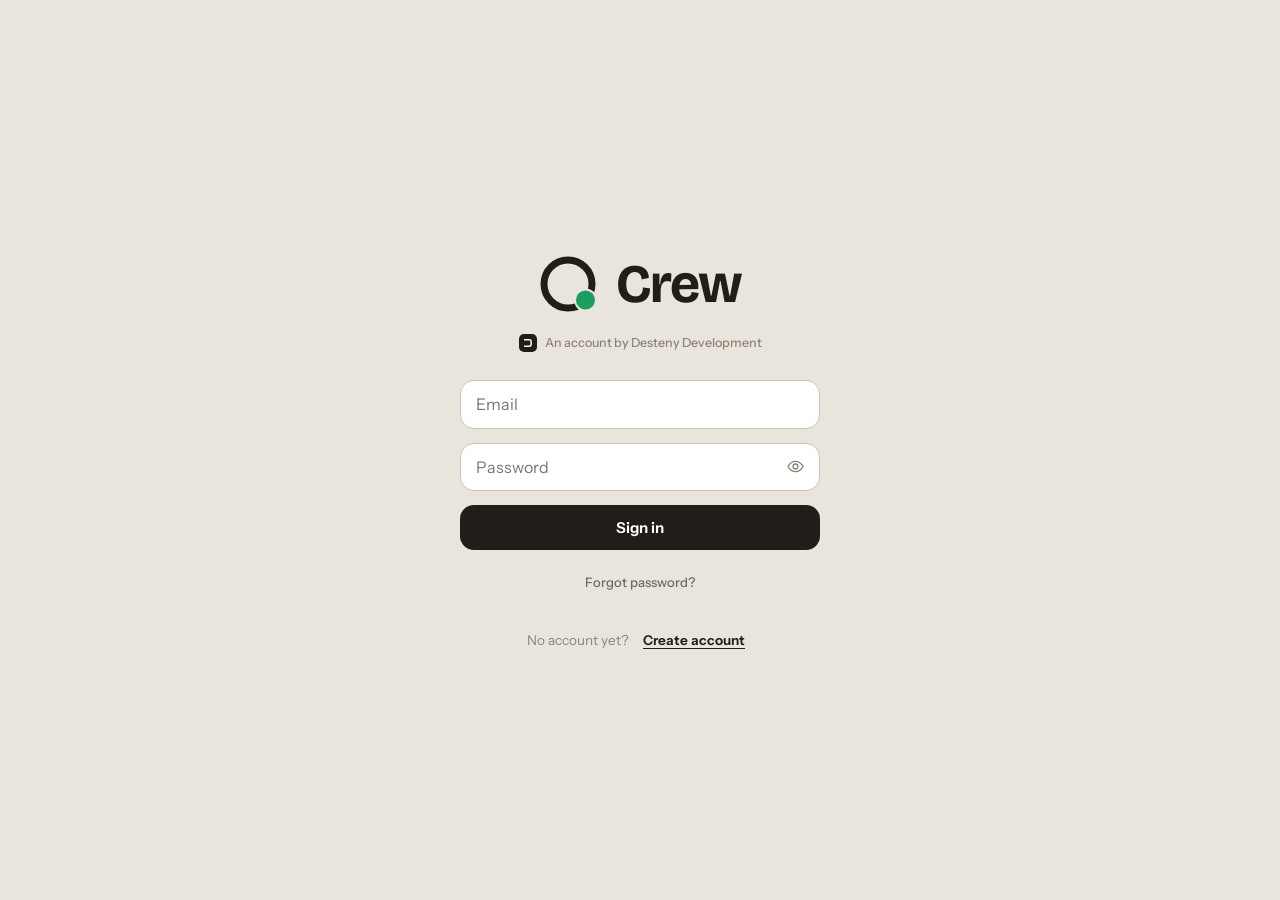
<file: index.html>
<!doctype html>
<html lang="de">
  <head>
    <meta charset="utf-8" />
    <meta name="viewport" content="width=device-width, initial-scale=1, maximum-scale=1, user-scalable=no, viewport-fit=cover" />
    <meta name="theme-color" content="#f6f3ee" />
    <!-- Runde 6 (B3): Die Start-Hülle unten zeigt den Schriftzug „crew." in Bricolage. Ohne
         Vorladen zeichnet der Browser ihn erst in der Systemschrift und tauscht sie danach —
         genau das sichtbare Zusammenruckeln, das nicht sein soll. -->
    <link rel="preload" href="./fonts/BricolageGrotesque-latin.woff2" as="font" type="font/woff2" crossorigin />
    <link rel="preload" href="./fonts/InstrumentSans-latin.woff2" as="font" type="font/woff2" crossorigin />
    <title>Crew</title>
    <link rel="icon" href="./icons/icon.svg" type="image/svg+xml" />
    <link rel="icon" href="./icons/favicon-32.png" sizes="32x32" media="(prefers-color-scheme: light)" />
    <link rel="icon" href="./icons/favicon-32-dunkel.png" sizes="32x32" media="(prefers-color-scheme: dark)" />
    <link rel="apple-touch-icon" href="./icons/apple-touch-icon.png" />
    <link rel="manifest" href="./manifest.json" />
    <meta name="mobile-web-app-capable" content="yes" />
    <meta name="apple-mobile-web-app-capable" content="yes" />
    <meta name="apple-mobile-web-app-status-bar-style" content="default" />
    <meta name="apple-mobile-web-app-title" content="Crew" />
    <link rel="stylesheet" href="./fonts.css" />
    <link rel="stylesheet" href="./styles.css" />
    <script>
      /* Runde 6 (B3, Jonathan: „dort soll man auch darauf achten das es immer in der richtigen
         farbe ladet"): Welches Thema gilt, weiß erst das Repository — und das steht frühestens
         nach dem ersten Modul. Bis dahin wäre die Seite hell, auch bei einer dunklen App: ein
         weißer Blitz vor dunklem Grund. Deshalb merkt sich die App das zuletzt gültige Thema
         (derselbe Schlüssel wie in web/ui/laden.js) und setzt es hier, vor dem ersten Bild. */
      (function () {
        try {
          var gemerkt = localStorage.getItem('crew.lade.thema');
          var dunkel = gemerkt === 'dark'
            || (!gemerkt && window.matchMedia && window.matchMedia('(prefers-color-scheme: dark)').matches);
          if (!dunkel) return;
          document.documentElement.dataset.theme = 'dark';
          var farbe = document.querySelector('meta[name="theme-color"]');
          if (farbe) farbe.setAttribute('content', '#1a1816');
        } catch (e) { /* privates Fenster: dann eben hell */ }
      })();
    </script>
  </head>
  <body>
    <!-- Runde 6 (B3): Diese Fläche steht im ERSTEN Bild, ohne dass ein Skript gelaufen ist —
         gleiche Papierfarbe, gleiche Rundung, gleiche Breite wie der Rahmen danach. Sie fasst
         nichts an (pointer-events:none) und wird von app.js entfernt, sobald wirklich gezeichnet
         wurde. Aussehen und Klassen kommen aus web/styles.css (.p5-start, von P5). -->
    <div id="start-huelle" class="p5-start" data-role="app-start" role="status" aria-label="Crew startet" style="pointer-events:none">
      <div class="p5-start-flaeche">
        <div class="p5-start-mitte">
          <svg class="crew-lademarke" width="74" height="74" viewBox="2 2 68 68" aria-hidden="true"><mask id="crew-lade-luecke" maskUnits="userSpaceOnUse" x="0" y="0" width="72" height="72"><rect x="0" y="0" width="72" height="72" fill="#fff"></rect><circle cx="53.5" cy="52" r="11.5" fill="#000"></circle></mask><circle cx="36" cy="36" r="24" fill="none" stroke="currentColor" stroke-width="7" mask="url(#crew-lade-luecke)"></circle><circle cx="53.5" cy="52" r="9.5" fill="var(--green)"></circle></svg>
        </div>
      </div>
    </div>
    <main id="app" aria-live="polite"></main>
    <!-- Vom Server erzeugt (scripts/serve.mjs): wählt Demo- oder Server-Modus. Fehlt die
         Datei, bleibt es beim Demo-Modus — die App läuft auch als reine Dateisammlung. -->
    <script src="./config.js"></script>
    <script type="module" src="./app.js"></script>
  </body>
</html>
</file>
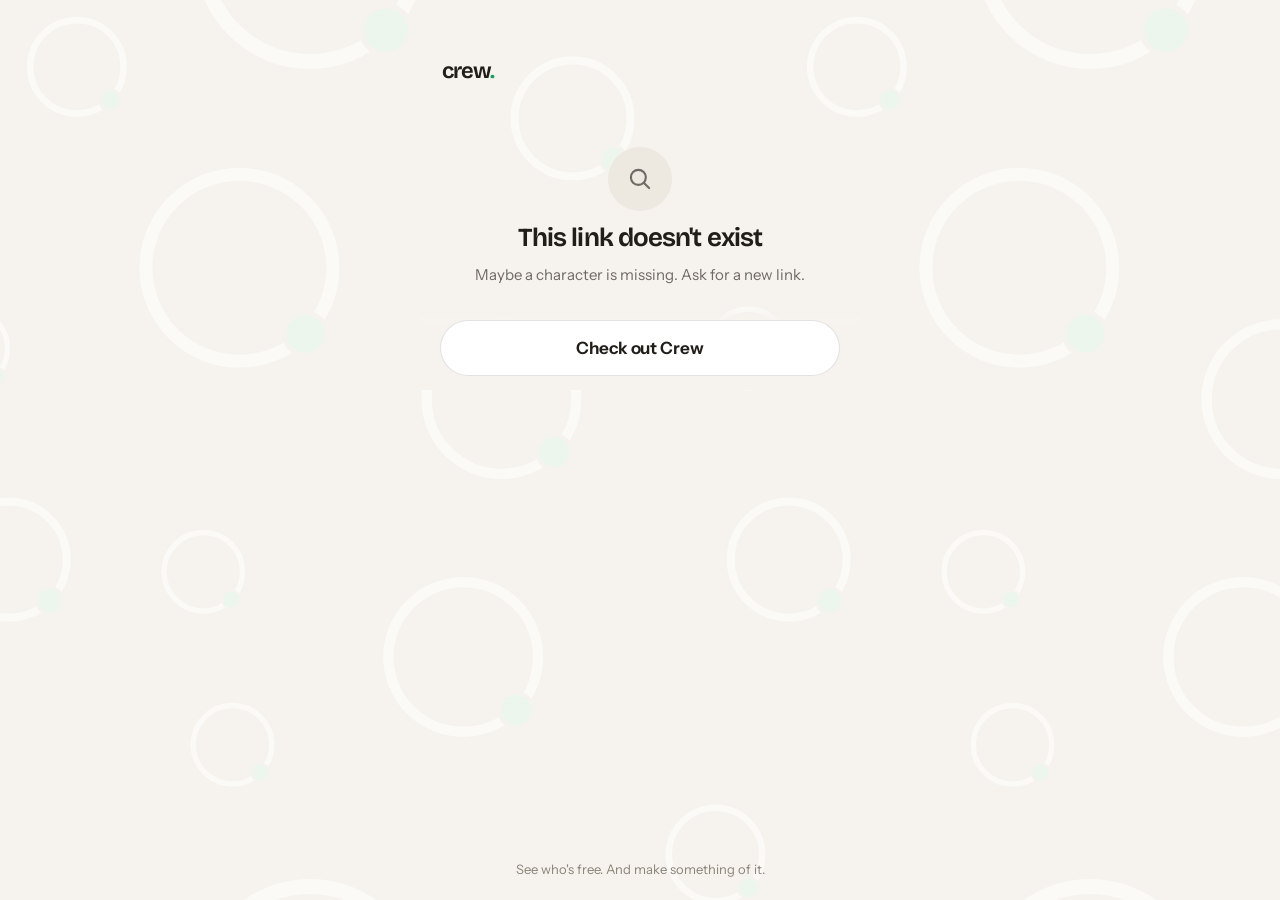
<file: e/index.html>
<!doctype html>
<html lang="de">
  <head>
    <meta charset="utf-8" />
    <meta name="viewport" content="width=device-width, initial-scale=1, viewport-fit=cover" />
    <!--
      Einladungsseite (V1-Kern §6): EINE feste Seite für jeden geteilten Link, aufgerufen als
      …/e/?c=<CODE>. Sie lädt nicht die App, nur ihre eigenen Module (start.js → daten.js, ansicht.js).

      MARKE: Name, Slogan und Adressen in dieser Datei schreibt `node scripts/marke-anwenden.mjs` aus
      web/core/marke.js. Regel für das Skript (nur diese beiden Attribute, sonst nichts):
        data-marke-text="Vorlage"    → Textinhalt des Elements   = Vorlage mit eingesetzten Werten
        data-marke-inhalt="Vorlage"  → Attribut content (meta)    = Vorlage mit eingesetzten Werten
      Platzhalter: {name} {wortmarke} {slogan} {kurz} (deutsch) {webAdresse}.
      Mit JavaScript setzt ansicht.js Wortmarke und Slogan zusätzlich zur Laufzeit (data-marke-js).
    -->
    <title data-marke-text="Du bist eingeladen · {name}">Du bist eingeladen · Crew</title>
    <meta name="description" content="Sehen, wer Zeit hat. Und daraus etwas machen." data-marke-inhalt="{slogan}" />
    <!-- Einladungen gehören nicht in Suchmaschinen: Der Link ist für die, denen er geschickt wurde. -->
    <meta name="robots" content="noindex, nofollow" />
    <meta name="referrer" content="strict-origin-when-cross-origin" />
    <meta name="theme-color" content="#f6f3ee" />

    <!-- Vorschau-Karte in WhatsApp, Instagram, iMessage, Telegram: für ALLE Links gleich (statische
         Seite). Was und wann steht im Text über dem Link (core/teil-link.js › teilText). -->
    <meta property="og:type" content="website" />
    <meta property="og:site_name" content="Crew" data-marke-inhalt="{name}" />
    <meta property="og:title" content="Du bist eingeladen · Crew" data-marke-inhalt="Du bist eingeladen · {name}" />
    <meta property="og:description" content="Sehen, wer Zeit hat. Und daraus etwas machen." data-marke-inhalt="{slogan}" />
    <meta property="og:image" content="https://desteny-dev.github.io/crew-app/e/vorschau.png" data-marke-inhalt="{webAdresse}e/vorschau.png" />
    <meta property="og:image:type" content="image/png" />
    <meta property="og:image:width" content="1200" />
    <meta property="og:image:height" content="630" />
    <meta property="og:image:alt" content="Crew – Du bist eingeladen" data-marke-inhalt="{name} – Du bist eingeladen" />
    <meta property="og:locale" content="de_DE" />
    <meta name="twitter:card" content="summary_large_image" />
    <meta name="twitter:title" content="Du bist eingeladen · Crew" data-marke-inhalt="Du bist eingeladen · {name}" />
    <meta name="twitter:description" content="Sehen, wer Zeit hat. Und daraus etwas machen." data-marke-inhalt="{slogan}" />
    <meta name="twitter:image" content="https://desteny-dev.github.io/crew-app/e/vorschau.png" data-marke-inhalt="{webAdresse}e/vorschau.png" />

    <link rel="icon" href="../icons/icon.svg" type="image/svg+xml" />
    <link rel="icon" href="../icons/favicon-32.png" sizes="32x32" media="(prefers-color-scheme: light)" />
    <link rel="icon" href="../icons/favicon-32-dunkel.png" sizes="32x32" media="(prefers-color-scheme: dark)" />
    <link rel="apple-touch-icon" href="../icons/apple-touch-icon.png" />

    <link rel="preload" href="../fonts/BricolageGrotesque-latin.woff2" as="font" type="font/woff2" crossorigin />
    <link rel="preload" href="../fonts/InstrumentSans-latin.woff2" as="font" type="font/woff2" crossorigin />
    <link rel="stylesheet" href="../fonts.css" />
    <!-- Farben, Lademarke, Platzhalter und Hintergrund kommen aus DERSELBEN Datei wie in der App —
         kein zweiter Satz Tokens, der auseinanderlaufen könnte. Was die Seite anders braucht
         (sie rollt wie eine Webseite), steht in einladung.css. -->
    <link rel="stylesheet" href="../styles.css" />
    <link rel="stylesheet" href="./einladung.css" />

    <!-- Alles, was ansicht.js braucht, lädt gleichzeitig mit der Anfrage an den Server
         (sonst Stufe um Stufe: ansicht → sprache → Wörterbuch). -->
    <link rel="modulepreload" href="./daten.js" />
    <link rel="modulepreload" href="./ansicht.js" />
    <link rel="modulepreload" href="../core/einladung.js" />
    <link rel="modulepreload" href="../core/marke.js" />
    <link rel="modulepreload" href="../core/sprache.js" />
    <link rel="modulepreload" href="../core/dates.js" />
    <link rel="modulepreload" href="../ui/activity-icons.js" />
    <link rel="modulepreload" href="../ui/symbole.js" />
    <link rel="modulepreload" href="../ui/wortschatz.js" />
    <link rel="modulepreload" href="../sprachen/en.js" />
    <link rel="modulepreload" href="../sprachen/fr.js" />
    <link rel="modulepreload" href="../sprachen/es.js" />

    <script>
      /* Dasselbe Thema wie die App, vor dem ersten Bild: zuletzt gültiges Thema der App auf diesem
         Gerät (web/ui/laden.js), sonst das des Geräts. Ohne Speicher (privates Fenster, manche
         Messenger) gilt das Gerät. */
      (function () {
        var wurzel = document.documentElement;
        var gemerkt = '';
        try { gemerkt = localStorage.getItem('crew.lade.thema') || ''; } catch (e) { /* kein Speicher */ }
        var geraet = window.matchMedia ? window.matchMedia('(prefers-color-scheme: dark)') : null;
        function setzen() {
          var dunkel = gemerkt === 'dark' || (gemerkt !== 'light' && geraet && geraet.matches);
          if (dunkel) wurzel.dataset.theme = 'dark'; else delete wurzel.dataset.theme;
          var farbe = document.querySelector('meta[name="theme-color"]');
          if (farbe) farbe.setAttribute('content', dunkel ? '#1a1816' : '#f6f3ee');
        }
        setzen();
        if (geraet && geraet.addEventListener && !gemerkt) geraet.addEventListener('change', setzen);
      })();
    </script>
  </head>
  <body class="ein">
    <div class="crew-grund ein-grund" aria-hidden="true"></div>
    <div class="ein-seite">
      <header class="ein-oben">
        <a class="brand ein-wortmarke" href="../" data-marke-js="app"><span data-marke-text="{wortmarke}" data-marke-js="wortmarke">crew</span><em>.</em></a>
      </header>

      <main id="einladung" class="ein-inhalt" data-zustand="laden" aria-busy="true" aria-live="polite">
        <div class="ein-laden" data-role="einladung-laden">
          <div class="ein-von"><span class="ein-avatar p5-lade" style="width:52px;height:52px"></span><span class="p5-lade ein-lade-zeile"></span></div>
          <div class="ein-karte ein-karte-laden">
            <svg class="crew-lademarke" width="54" height="54" viewBox="2 2 68 68" aria-hidden="true"><mask id="ein-lade-luecke" maskUnits="userSpaceOnUse" x="0" y="0" width="72" height="72"><rect x="0" y="0" width="72" height="72" fill="#fff"></rect><circle cx="53.5" cy="52" r="11.5" fill="#000"></circle></mask><circle cx="36" cy="36" r="24" fill="none" stroke="currentColor" stroke-width="7" mask="url(#ein-lade-luecke)"></circle><circle cx="53.5" cy="52" r="9.5" fill="var(--green)"></circle></svg>
            <span class="ein-unsichtbar">Einladung lädt</span>
          </div>
        </div>
        <noscript>
          <style>.ein-laden { display: none; }</style>
          <section class="ein-lage">
            <h1 class="ein-satz" data-marke-text="Du bist zu {name} eingeladen">Du bist zu Crew eingeladen</h1>
            <p class="ein-text">Was geplant ist und wer dich einlädt, zeigt diese Seite mit JavaScript. Öffne den Link in deinem Browser (Safari, Chrome …).</p>
          </section>
          <div class="ein-handlung"><a class="ein-knopf ein-knopf-leise" href="../" data-marke-text="{name} öffnen">Crew öffnen</a></div>
        </noscript>
      </main>

      <footer class="ein-unten">
        <p class="ein-slogan" data-marke-text="{slogan}" data-marke-js="slogan">Sehen, wer Zeit hat. Und daraus etwas machen.</p>
      </footer>
    </div>
    <!-- Datenweg (Demo oder Server): ../config.js — wie in der App. Fehlt sie, gilt der Server. -->
    <script src="../config.js"></script>
    <script type="module" src="./start.js"></script>
  </body>
</html>
</file>
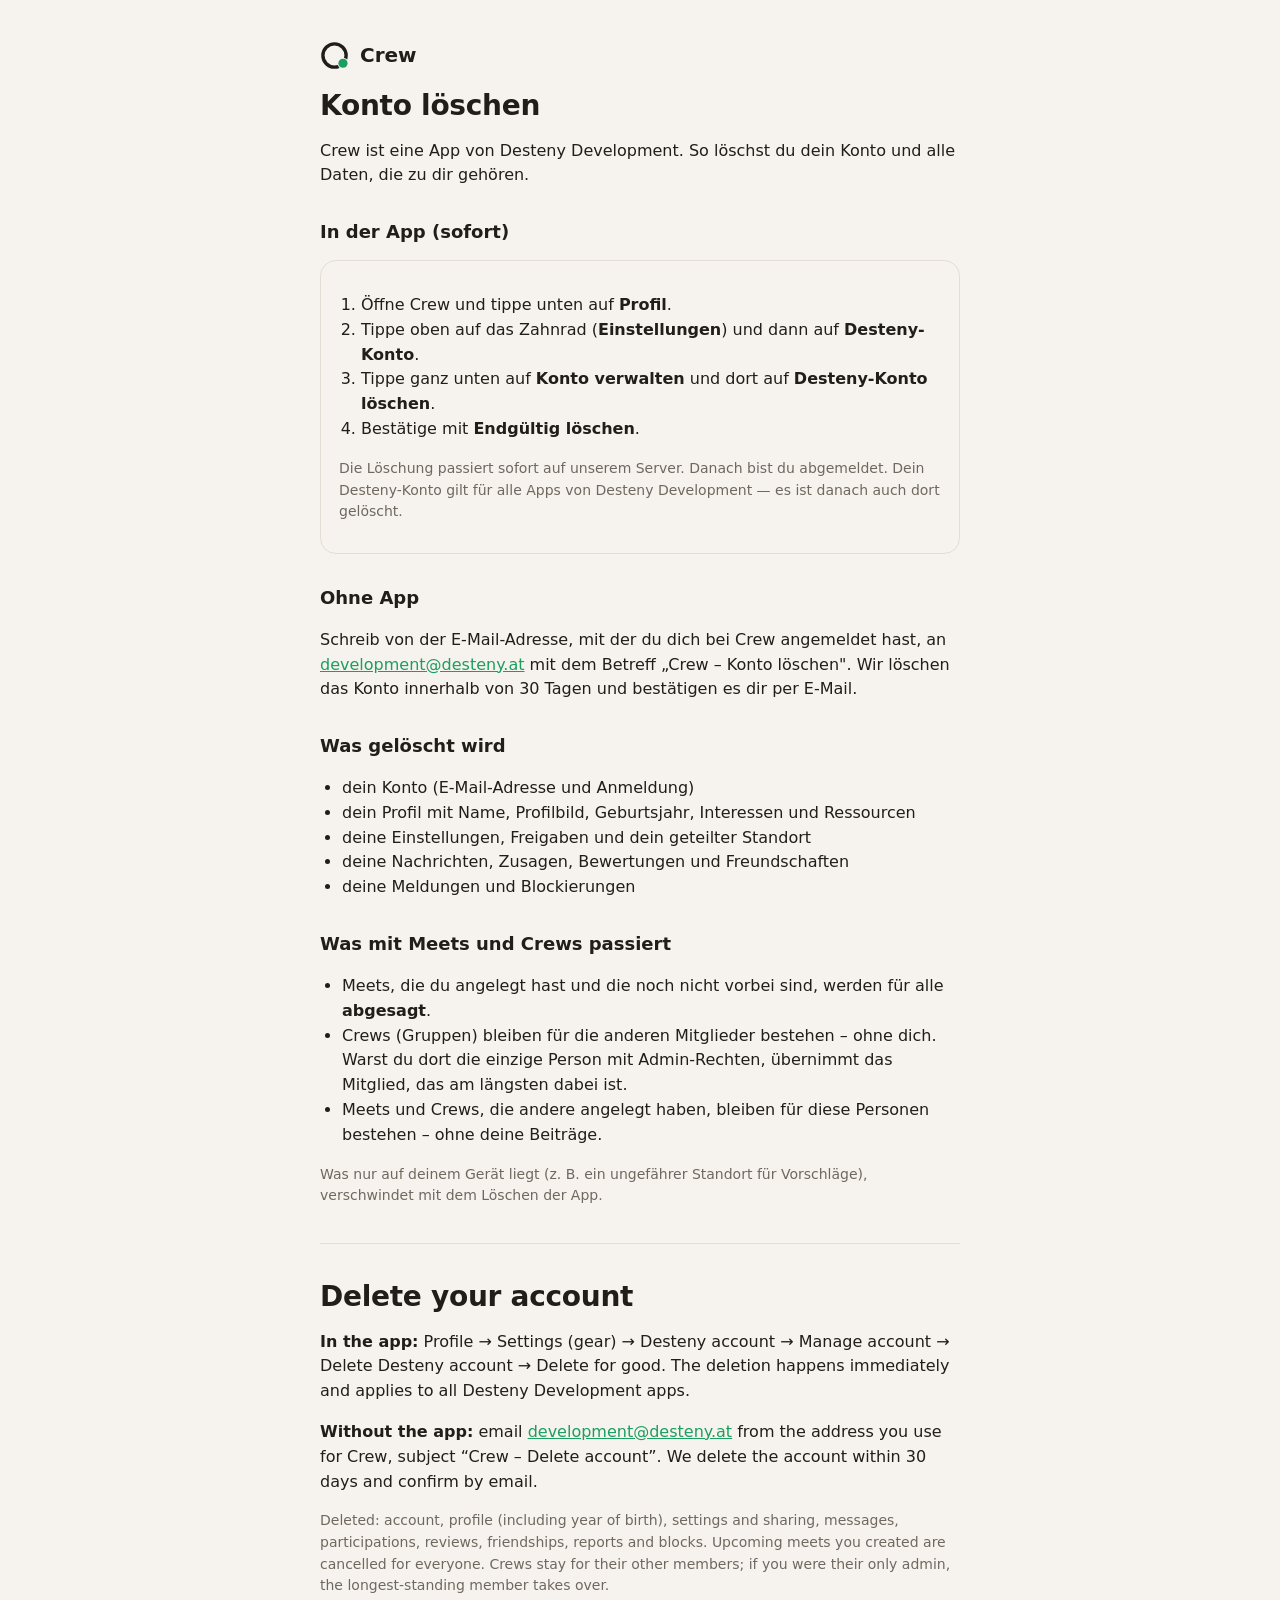
<file: konto-loeschen.html>
<!doctype html>
<html lang="de">
<head>
<meta charset="utf-8">
<meta name="viewport" content="width=device-width, initial-scale=1">
<title>Crew – Konto löschen</title>
<meta name="robots" content="index">
<style>
  /* Runde 3 (Store): Google Play verlangt eine Webseite, auf der man die Löschung seines Kontos
     anstoßen kann — auch ohne die App. Eigenständig, ohne App-Code, hell und dunkel. */
  :root { --paper:#f6f3ee; --ink:#211e1a; --muted:#6f685f; --line:#e3ddd3; --green:#1b9e5f; }
  @media (prefers-color-scheme: dark) { :root { --paper:#1a1816; --ink:#f2ede5; --muted:#a79f94; --line:#34302b; --green:#2db56f; } }
  body { margin:0; background:var(--paper); color:var(--ink); font:400 16px/1.55 system-ui,-apple-system,"Segoe UI",sans-serif; }
  main { max-width:640px; margin:0 auto; padding:40px 22px 64px; }
  h1 { font-size:28px; line-height:1.2; margin:18px 0 8px; letter-spacing:-.01em; }
  h2 { font-size:18px; margin:30px 0 6px; }
  p, li { color:var(--ink); }
  .leise { color:var(--muted); font-size:14px; }
  ol, ul { padding-left:22px; }
  .karte { border:1px solid var(--line); border-radius:16px; padding:16px 18px; margin:14px 0; }
  a { color:var(--green); }
  .marke { display:flex; align-items:center; gap:10px; font-weight:700; font-size:20px; }
  hr { border:0; border-top:1px solid var(--line); margin:36px 0; }
</style>
</head>
<body>
<main>
  <div class="marke">
    <svg width="30" height="30" viewBox="6 6 62 62" aria-hidden="true">
      <mask id="l" maskUnits="userSpaceOnUse" x="0" y="0" width="72" height="72"><rect width="72" height="72" fill="#fff"/><circle cx="53.5" cy="52" r="11.5" fill="#000"/></mask>
      <circle cx="36" cy="36" r="24" style="fill:none;stroke:var(--ink);stroke-width:7" mask="url(#l)"/>
      <circle cx="53.5" cy="52" r="9.5" style="fill:var(--green)"/>
    </svg>
    Crew
  </div>

  <h1>Konto löschen</h1>
  <p>Crew ist eine App von Desteny Development. So löschst du dein Konto und alle Daten, die zu dir gehören.</p>

  <h2>In der App (sofort)</h2>
  <div class="karte">
    <ol>
      <li>Öffne Crew und tippe unten auf <strong>Profil</strong>.</li>
      <li>Tippe oben auf das Zahnrad (<strong>Einstellungen</strong>) und dann auf <strong>Desteny-Konto</strong>.</li>
      <li>Tippe ganz unten auf <strong>Konto verwalten</strong> und dort auf <strong>Desteny-Konto löschen</strong>.</li>
      <li>Bestätige mit <strong>Endgültig löschen</strong>.</li>
    </ol>
    <p class="leise">Die Löschung passiert sofort auf unserem Server. Danach bist du abgemeldet.
      Dein Desteny-Konto gilt für alle Apps von Desteny Development — es ist danach auch dort gelöscht.</p>
  </div>

  <h2>Ohne App</h2>
  <p>Schreib von der E-Mail-Adresse, mit der du dich bei Crew angemeldet hast, an
    <a href="mailto:development@desteny.at?subject=Crew%20%E2%80%93%20Konto%20l%C3%B6schen">development@desteny.at</a>
    mit dem Betreff „Crew – Konto löschen". Wir löschen das Konto innerhalb von 30 Tagen und bestätigen es dir per E-Mail.</p>

  <h2>Was gelöscht wird</h2>
  <ul>
    <li>dein Konto (E-Mail-Adresse und Anmeldung)</li>
    <li>dein Profil mit Name, Profilbild, Geburtsjahr, Interessen und Ressourcen</li>
    <li>deine Einstellungen, Freigaben und dein geteilter Standort</li>
    <li>deine Nachrichten, Zusagen, Bewertungen und Freundschaften</li>
    <li>deine Meldungen und Blockierungen</li>
  </ul>
  <h2>Was mit Meets und Crews passiert</h2>
  <ul>
    <li>Meets, die du angelegt hast und die noch nicht vorbei sind, werden für alle <strong>abgesagt</strong>.</li>
    <li>Crews (Gruppen) bleiben für die anderen Mitglieder bestehen – ohne dich. Warst du dort die einzige Person mit
      Admin-Rechten, übernimmt das Mitglied, das am längsten dabei ist.</li>
    <li>Meets und Crews, die andere angelegt haben, bleiben für diese Personen bestehen – ohne deine Beiträge.</li>
  </ul>
  <p class="leise">Was nur auf deinem Gerät liegt (z. B. ein ungefährer Standort für Vorschläge), verschwindet mit dem Löschen der App.</p>

  <hr>

  <h1 lang="en">Delete your account</h1>
  <p lang="en"><strong>In the app:</strong> Profile → Settings (gear) → Desteny account → Manage account → Delete Desteny account → Delete for good. The deletion happens immediately and applies to all Desteny Development apps.</p>
  <p lang="en"><strong>Without the app:</strong> email <a href="mailto:development@desteny.at?subject=Crew%20%E2%80%93%20Delete%20account">development@desteny.at</a>
    from the address you use for Crew, subject “Crew – Delete account”. We delete the account within 30 days and confirm by email.</p>
  <p lang="en" class="leise">Deleted: account, profile (including year of birth), settings and sharing, messages, participations, reviews, friendships, reports and blocks.
    Upcoming meets you created are cancelled for everyone. Crews stay for their other members; if you were their only admin, the longest-standing member takes over.</p>
</main>
</body>
</html>
</file>
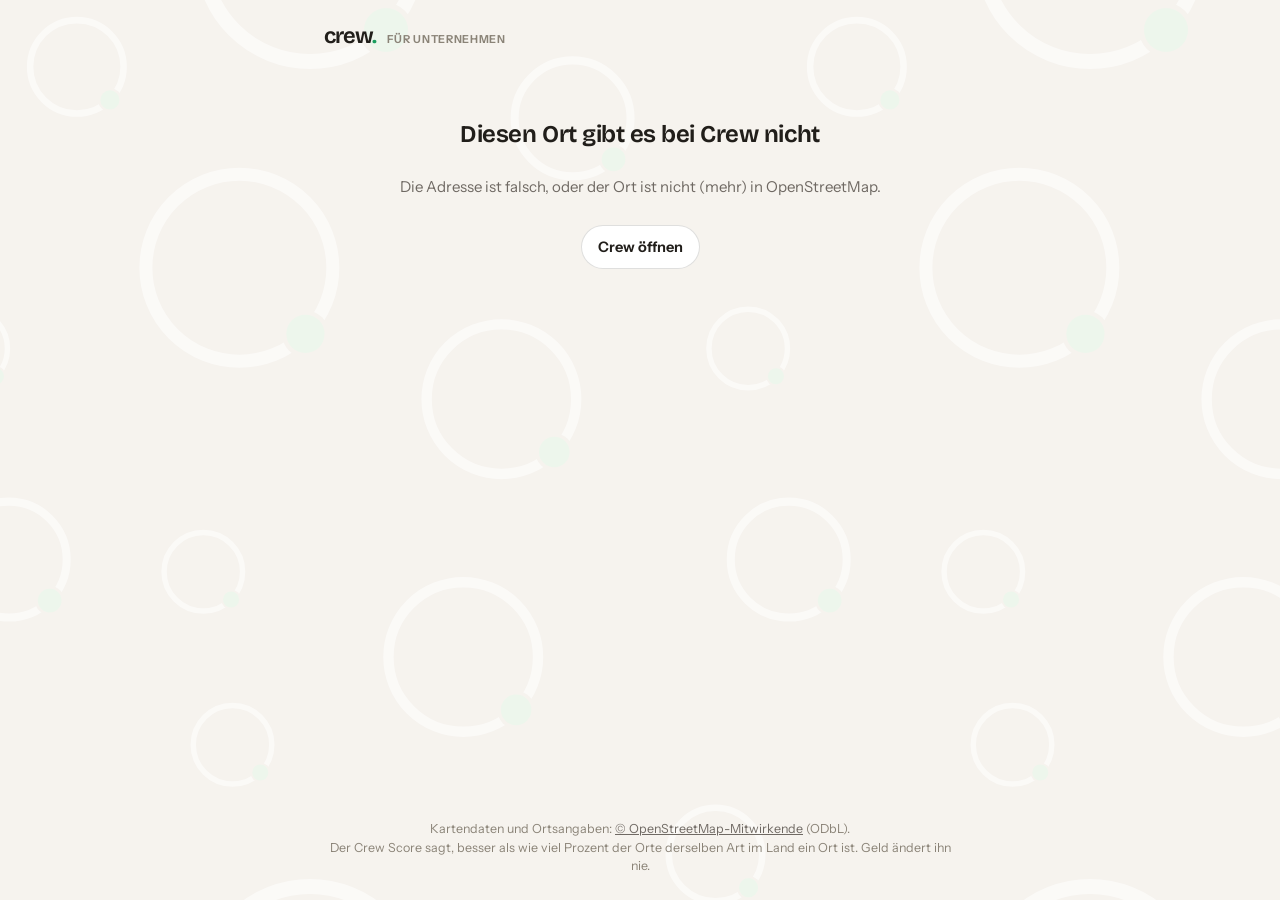
<file: ort.html>
<!doctype html>
<html lang="de">
  <head>
    <meta charset="utf-8" />
    <meta name="viewport" content="width=device-width, initial-scale=1, viewport-fit=cover" />
    <!--
      Ortsseite und Unternehmens-Bereich (Paket H, ALGORITHMUS §6). EINE Seite für jeden Ort:
      ort.html?ort=<schluessel> — die schöne Adresse …/ort/<land>/<slug>-<schluessel> leitet web/404.html hierher.
      Öffentlich: Name, Adresse, Art, Crew Score mit Ring, in der App sichtbar ja/nein, 3 Gründe, Beanspruchen.
      Angemeldet als Inhaber: Rohwert, Achsen mit Median, Verbesserungen, Verlauf, Meldungen, Events, Bearbeiten.
      Lädt NICHT die App — nur die eigenen Module unter unternehmen/, den Anmeldeschirm der App und (erst bei
      Bedarf) die Supabase-Bibliothek. Kein Capacitor, keine Hülle: das ist die Website.
    -->
    <title>Ort · Crew</title>
    <meta name="description" content="Crew Score, Gründe und Unternehmens-Bereich für diesen Ort." />
    <meta name="referrer" content="strict-origin-when-cross-origin" />
    <meta name="theme-color" content="#f6f3ee" />
    <link rel="icon" href="./icons/icon.svg" type="image/svg+xml" />
    <link rel="icon" href="./icons/favicon-32.png" sizes="32x32" media="(prefers-color-scheme: light)" />
    <link rel="icon" href="./icons/favicon-32-dunkel.png" sizes="32x32" media="(prefers-color-scheme: dark)" />
    <link rel="apple-touch-icon" href="./icons/apple-touch-icon.png" />
    <link rel="preload" href="./fonts/BricolageGrotesque-latin.woff2" as="font" type="font/woff2" crossorigin />
    <link rel="preload" href="./fonts/InstrumentSans-latin.woff2" as="font" type="font/woff2" crossorigin />
    <link rel="stylesheet" href="./fonts.css" />
    <!-- Dieselben Tokens wie die App (hell und dunkel); was die Seite anders braucht, steht in ort.css. -->
    <link rel="stylesheet" href="./styles.css" />
    <link rel="stylesheet" href="./unternehmen/ort.css" />
    <link rel="modulepreload" href="./unternehmen/start.js" />
    <link rel="modulepreload" href="./unternehmen/daten.js" />
    <link rel="modulepreload" href="./unternehmen/ansicht.js" />
    <link rel="modulepreload" href="./unternehmen/ring.js" />
    <script>
      /* Dasselbe Thema wie die App, vor dem ersten Bild (wie web/e/index.html). */
      (function () {
        var wurzel = document.documentElement;
        var gemerkt = '';
        try { gemerkt = localStorage.getItem('crew.lade.thema') || ''; } catch (e) { /* kein Speicher */ }
        var geraet = window.matchMedia ? window.matchMedia('(prefers-color-scheme: dark)') : null;
        function setzen() {
          var dunkel = gemerkt === 'dark' || (gemerkt !== 'light' && geraet && geraet.matches);
          if (dunkel) wurzel.dataset.theme = 'dark'; else delete wurzel.dataset.theme;
          var farbe = document.querySelector('meta[name="theme-color"]');
          if (farbe) farbe.setAttribute('content', dunkel ? '#1a1816' : '#f6f3ee');
        }
        setzen();
        if (geraet && geraet.addEventListener && !gemerkt) geraet.addEventListener('change', setzen);
      })();
    </script>
  </head>
  <body class="ort">
    <div class="crew-grund ort-grund" aria-hidden="true"></div>
    <div class="ort-seite" id="ort-seite">
      <header class="ort-oben">
        <a class="ort-wortmarke" id="ort-marke" href="./"><span class="brand"><span data-role="wortmarke">crew</span><em>.</em></span><small>für Unternehmen</small></a>
        <div class="ort-konto" id="ort-konto" data-role="konto"></div>
      </header>
      <main id="ort" class="ort-inhalt" data-zustand="laden" aria-busy="true" aria-live="polite">
        <div class="ort-karte ort-lade" data-role="ort-laden">
          <svg class="crew-lademarke" width="54" height="54" viewBox="2 2 68 68" aria-hidden="true"><mask id="ort-lade-luecke" maskUnits="userSpaceOnUse" x="0" y="0" width="72" height="72"><rect x="0" y="0" width="72" height="72" fill="#fff"></rect><circle cx="53.5" cy="52" r="11.5" fill="#000"></circle></mask><circle cx="36" cy="36" r="24" fill="none" stroke="currentColor" stroke-width="7" mask="url(#ort-lade-luecke)"></circle><circle cx="53.5" cy="52" r="9.5" fill="var(--green)"></circle></svg>
          <span class="ort-unsichtbar">Ort lädt</span>
        </div>
        <noscript>
          <style>[data-role="ort-laden"] { display: none; }</style>
          <section class="ort-karte"><p class="ort-text">Diese Seite zeigt den Ort mit JavaScript. Bitte im Browser öffnen (Safari, Chrome …).</p></section>
        </noscript>
      </main>
      <footer class="ort-unten">
        Kartendaten und Ortsangaben: <a href="https://www.openstreetmap.org/copyright" target="_blank" rel="noopener">© OpenStreetMap-Mitwirkende</a> (ODbL).<br />
        Der Crew Score sagt, besser als wie viel Prozent der Orte derselben Art im Land ein Ort ist. Geld ändert ihn nie.
      </footer>
    </div>
    <!-- Datenweg (Server-Adresse): ./config.js — wie in der App. Die Seite spricht Deutsch (auch der Anmeldeschirm). -->
    <script src="./config.js"></script>
    <script>window.CREW_CONFIG = Object.assign({}, window.CREW_CONFIG || {}, { sprache: 'de' });</script>
    <script type="module" src="./unternehmen/start.js"></script>
  </body>
</html>
</file>
<file: fonts.css>
/* Lokale Schriften — kein Aufruf an Google-Server. */
@font-face{
  font-family:'Bricolage Grotesque';
  font-style:normal;
  font-weight:400 800;
  font-display:swap;
  src:url('./fonts/BricolageGrotesque-latin-ext.woff2') format('woff2');
  unicode-range:U+0100-02BA, U+02BD-02C5, U+02C7-02CC, U+02CE-02D7, U+02DD-02FF, U+0304, U+0308, U+0329, U+1D00-1DBF, U+1E00-1E9F, U+1EF2-1EFF, U+2020, U+20A0-20AB, U+20AD-20C0, U+2113, U+2C60-2C7F, U+A720-A7FF;
}
@font-face{
  font-family:'Bricolage Grotesque';
  font-style:normal;
  font-weight:400 800;
  font-display:swap;
  src:url('./fonts/BricolageGrotesque-latin.woff2') format('woff2');
  unicode-range:U+0000-00FF, U+0131, U+0152-0153, U+02BB-02BC, U+02C6, U+02DA, U+02DC, U+0304, U+0308, U+0329, U+2000-206F, U+20AC, U+2122, U+2191, U+2193, U+2212, U+2215, U+FEFF, U+FFFD;
}
@font-face{
  font-family:'Instrument Sans';
  font-style:normal;
  font-weight:400 700;
  font-display:swap;
  src:url('./fonts/InstrumentSans-latin-ext.woff2') format('woff2');
  unicode-range:U+0100-02BA, U+02BD-02C5, U+02C7-02CC, U+02CE-02D7, U+02DD-02FF, U+0304, U+0308, U+0329, U+1D00-1DBF, U+1E00-1E9F, U+1EF2-1EFF, U+2020, U+20A0-20AB, U+20AD-20C0, U+2113, U+2C60-2C7F, U+A720-A7FF;
}
@font-face{
  font-family:'Instrument Sans';
  font-style:normal;
  font-weight:400 700;
  font-display:swap;
  src:url('./fonts/InstrumentSans-latin.woff2') format('woff2');
  unicode-range:U+0000-00FF, U+0131, U+0152-0153, U+02BB-02BC, U+02C6, U+02DA, U+02DC, U+0304, U+0308, U+0329, U+2000-206F, U+20AC, U+2122, U+2191, U+2193, U+2212, U+2215, U+FEFF, U+FFFD;
}
</file>
<file: styles.css>
/* ==========================================================================
   Design-Tokens (Fable, 04.09.2026). Alle Farben der App laufen über diese
   Variablen; die Screens enthalten keine Hex-Literale mehr (scripts/tokenize.mjs).
   Hell ist der Standard, Dunkel liegt auf :root[data-theme="dark"] — das Thema
   wird von core/theme.js gesetzt (Einstellung System/Hell/Dunkel, System löst
   prefers-color-scheme auf). Alpha-Tokens (--ink-aNN, --shadow-NN, --green-aNN …)
   erzeugt das Skript zwischen den AUTO-Marken.
   ========================================================================== */
/* tokens:start */
:root {
  --canvas: #eae5dc;
  --paper: #f6f3ee;
  --paper-soft: #fcfbf8;
  --surface: #ffffff;
  --field: #ede8e0;
  --field-deep: #e7e2d8;
  --handle: #d9d3ca;
  --line-solid: #c9c2b6;
  --line-strong: #b8b0a4;
  --nav: rgba(252, 251, 248, .96);
  --ink: #211e1a;
  --ink-soft: #6f6963;
  --muted: #8a8377;
  --muted-light: #a79f95;
  --on-ink: #ffffff;
  --on-accent: #ffffff;
  --green: #1b9e5f;
  --green-dark: #17694a;
  --green-tint: #e3f2e9;
  --orange: #d96c1f;
  --orange-dark: #b05e1c;
  --orange-tint: #fbf1e8;
  --red: #d14b3f;
  --danger: #c0442c;
  --red-tint: #fbedea;
  --blue: #7f9fc9;
  --blue-dark: #3d5e8c;
  --blue-tint: #eff3fa;
  --map-tint: #d9e6e4;
  /* Auftrag §2.2: Der QR-Code bleibt in BEIDEN Themen hell. Ein umgedrehter Code (helle
     Module auf dunklem Grund) lesen zwar viele Scanner, aber nicht alle — und ein Code,
     der bei manchen nicht geht, ist kaputt. Deshalb eigene Tokens, die im dunklen Satz
     bewusst NICHT überschrieben werden. */
  --qr-grund: #f6f3ee;
  --qr-tinte: #211e1a;
  --qr-marke: #17694a;
  --scrim: rgba(246, 243, 238, .26);
  --scrim-filter: blur(6px);
  --ring-rgb: 24,21,18;
  --glass: rgba(255,255,255,.72);
  --line: var(--ink-a09);
  --radius-card: 18px;
  --radius-screen: 44px;
  /* AUTO-ALPHA-LIGHT */
  --green-a00: rgba(27,158,95,0);
  --green-a05: rgba(27,158,95,.05);
  --green-a10: rgba(27,158,95,.1);
  --green-a12: rgba(27,158,95,.12);
  --green-a14: rgba(27,158,95,.14);
  --green-a16: rgba(27,158,95,.16);
  --green-a20: rgba(27,158,95,.2);
  --green-a22: rgba(27,158,95,.22);
  --green-a26: rgba(27,158,95,.26);
  --green-a28: rgba(27,158,95,.28);
  --green-a30: rgba(27,158,95,.3);
  --green-a35: rgba(27,158,95,.35);
  --green-a40: rgba(27,158,95,.4);
  --green-a42: rgba(27,158,95,.42);
  --green-a45: rgba(27,158,95,.45);
  --green-a50: rgba(27,158,95,.5);
  --green-a55: rgba(27,158,95,.55);
  --green-a60: rgba(27,158,95,.6);
  --green-a62: rgba(27,158,95,.62);
  --green-a65: rgba(27,158,95,.65);
  --green-a90: rgba(27,158,95,.9);
  --green-a92: rgba(27,158,95,.92);
  --ink-a05: rgba(33,30,26,.05);
  --ink-a06: rgba(33,30,26,.06);
  --ink-a07: rgba(33,30,26,.07);
  --ink-a08: rgba(33,30,26,.08);
  --ink-a09: rgba(33,30,26,.09);
  --ink-a10: rgba(33,30,26,.1);
  --ink-a12: rgba(33,30,26,.12);
  --ink-a14: rgba(33,30,26,.14);
  --ink-a16: rgba(33,30,26,.16);
  --ink-a18: rgba(33,30,26,.18);
  --ink-a20: rgba(33,30,26,.2);
  --ink-a22: rgba(33,30,26,.22);
  --ink-a28: rgba(33,30,26,.28);
  --ink-a35: rgba(33,30,26,.35);
  --ink-a3_5: rgba(33,30,26,.035);
  --ink-a44: rgba(33,30,26,.44);
  --ink-a50: rgba(33,30,26,.5);
  --ink-a72: rgba(33,30,26,.72);
  --ink-a92: rgba(33,30,26,.92);
  --orange-a22: rgba(217,108,31,.22);
  --orange-a28: rgba(217,108,31,.28);
  --orange-a32: rgba(217,108,31,.32);
  --orange-a35: rgba(217,108,31,.35);
  --orange-a40: rgba(217,108,31,.4);
  --orange-dark-a08: rgba(176,94,28,.08);
  --orange-dark-a10: rgba(176,94,28,.1);
  --orange-dark-a28: rgba(176,94,28,.28);
  --orange-dark-a30: rgba(176,94,28,.3);
  --orange-dark-a34: rgba(176,94,28,.34);
  --paper-a00: rgba(246,243,238,0);
  --paper-a72: rgba(246,243,238,.72);
  --paper-a88: rgba(246,243,238,.88);
  --paper-a90: rgba(246,243,238,.9);
  --paper-a92: rgba(246,243,238,.92);
  --paper-a94: rgba(246,243,238,.94);
  --red-a25: rgba(209,75,63,.25);
  --red-a28: rgba(209,75,63,.28);
  --red-a30: rgba(209,75,63,.3);
  --red-a45: rgba(209,75,63,.45);
  --shadow-04: rgba(33,30,26,.04);
  --shadow-05: rgba(33,30,26,.05);
  --shadow-06: rgba(33,30,26,.06);
  --shadow-07: rgba(33,30,26,.07);
  --shadow-08: rgba(33,30,26,.08);
  --shadow-10: rgba(33,30,26,.1);
  --shadow-12: rgba(33,30,26,.12);
  --shadow-14: rgba(33,30,26,.14);
  --shadow-15: rgba(33,30,26,.15);
  --shadow-16: rgba(33,30,26,.16);
  --shadow-18: rgba(33,30,26,.18);
  --shadow-20: rgba(33,30,26,.2);
  --shadow-22: rgba(33,30,26,.22);
  --shadow-25: rgba(33,30,26,.25);
  --shadow-30: rgba(33,30,26,.3);
  /* /AUTO-ALPHA-LIGHT */
  color-scheme: light;
  font-family: "Instrument Sans", system-ui, sans-serif;
  color: var(--ink);
  background: var(--canvas);
}
:root[data-theme="dark"] {
  --canvas: #121110;
  --paper: #1a1816;
  --paper-soft: #1f1d1a;
  --surface: #262320;
  --field: #2f2b27;
  --field-deep: #383430;
  --handle: #45403a;
  --line-solid: #4b4640;
  --line-strong: #5a544d;
  --nav: rgba(26, 24, 22, .96);
  --ink: #f2ede5;
  --ink-soft: #cfc8be;
  --muted: #a0988c;
  --muted-light: #7a7268;
  --on-ink: #17150f;
  --on-accent: #ffffff;
  --green: #2db56f;
  --green-dark: #8fdcb2;
  --green-tint: #1c2e25;
  --orange: #ee8a3a;
  --orange-dark: #f3ad6e;
  --orange-tint: #33251a;
  --red: #ef6f63;
  --danger: #f3806f;
  --red-tint: #3a1f1c;
  --blue: #8fb0dc;
  --blue-dark: #a9c4ea;
  --blue-tint: #1f2734;
  --map-tint: #22302f;
  --scrim: rgba(8, 7, 6, .44);
  --scrim-filter: blur(6px);
  --ring-rgb: 242,237,229;
  --glass: rgba(38,35,32,.72);
  /* AUTO-ALPHA-DARK */
  --green-a00: rgba(45,181,111,0);
  --green-a05: rgba(45,181,111,.05);
  --green-a10: rgba(45,181,111,.1);
  --green-a12: rgba(45,181,111,.12);
  --green-a14: rgba(45,181,111,.14);
  --green-a16: rgba(45,181,111,.16);
  --green-a20: rgba(45,181,111,.2);
  --green-a22: rgba(45,181,111,.22);
  --green-a26: rgba(45,181,111,.26);
  --green-a28: rgba(45,181,111,.28);
  --green-a30: rgba(45,181,111,.3);
  --green-a35: rgba(45,181,111,.35);
  --green-a40: rgba(45,181,111,.4);
  --green-a42: rgba(45,181,111,.42);
  --green-a45: rgba(45,181,111,.45);
  --green-a50: rgba(45,181,111,.5);
  --green-a55: rgba(45,181,111,.55);
  --green-a60: rgba(45,181,111,.6);
  --green-a62: rgba(45,181,111,.62);
  --green-a65: rgba(45,181,111,.65);
  --green-a90: rgba(45,181,111,.9);
  --green-a92: rgba(45,181,111,.92);
  --ink-a05: rgba(242,237,229,.065);
  --ink-a06: rgba(242,237,229,.078);
  --ink-a07: rgba(242,237,229,.091);
  --ink-a08: rgba(242,237,229,.104);
  --ink-a09: rgba(242,237,229,.117);
  --ink-a10: rgba(242,237,229,.13);
  --ink-a12: rgba(242,237,229,.156);
  --ink-a14: rgba(242,237,229,.182);
  --ink-a16: rgba(242,237,229,.208);
  --ink-a18: rgba(242,237,229,.234);
  --ink-a20: rgba(242,237,229,.26);
  --ink-a22: rgba(242,237,229,.286);
  --ink-a28: rgba(242,237,229,.364);
  --ink-a35: rgba(242,237,229,.455);
  --ink-a3_5: rgba(242,237,229,.046);
  --ink-a44: rgba(242,237,229,.572);
  --ink-a50: rgba(242,237,229,.65);
  --ink-a72: rgba(242,237,229,.936);
  --ink-a92: rgba(242,237,229,1);
  --orange-a22: rgba(238,138,58,.22);
  --orange-a28: rgba(238,138,58,.28);
  --orange-a32: rgba(238,138,58,.32);
  --orange-a35: rgba(238,138,58,.35);
  --orange-a40: rgba(238,138,58,.4);
  --orange-dark-a08: rgba(243,173,110,.08);
  --orange-dark-a10: rgba(243,173,110,.1);
  --orange-dark-a28: rgba(243,173,110,.28);
  --orange-dark-a30: rgba(243,173,110,.3);
  --orange-dark-a34: rgba(243,173,110,.34);
  --paper-a00: rgba(26,24,22,0);
  --paper-a72: rgba(26,24,22,.72);
  --paper-a88: rgba(26,24,22,.88);
  --paper-a90: rgba(26,24,22,.9);
  --paper-a92: rgba(26,24,22,.92);
  --paper-a94: rgba(26,24,22,.94);
  --red-a25: rgba(239,111,99,.25);
  --red-a28: rgba(239,111,99,.28);
  --red-a30: rgba(239,111,99,.3);
  --red-a45: rgba(239,111,99,.45);
  --shadow-04: rgba(0,0,0,.08);
  --shadow-05: rgba(0,0,0,.1);
  --shadow-06: rgba(0,0,0,.12);
  --shadow-07: rgba(0,0,0,.14);
  --shadow-08: rgba(0,0,0,.16);
  --shadow-10: rgba(0,0,0,.2);
  --shadow-12: rgba(0,0,0,.24);
  --shadow-14: rgba(0,0,0,.28);
  --shadow-15: rgba(0,0,0,.3);
  --shadow-16: rgba(0,0,0,.32);
  --shadow-18: rgba(0,0,0,.36);
  --shadow-20: rgba(0,0,0,.4);
  --shadow-22: rgba(0,0,0,.44);
  --shadow-25: rgba(0,0,0,.5);
  --shadow-30: rgba(0,0,0,.6);
  /* /AUTO-ALPHA-DARK */
  color-scheme: dark;
}
/* tokens:end */

* { box-sizing: border-box; }
html, body, #app { min-height: 100%; margin: 0; }
body { min-height: 100dvh; }

/* Auftrag §4.6 — die App soll sich nicht wie eine Website im Browser anfuehlen.
   overscroll-behavior: none nimmt dem Dokument das Gummiband und das Ziehen zum
   Neuladen. overflow: hidden verhindert, dass die SEITE selbst scrollt; gescrollt
   wird ausschliesslich in .screen-scroll, und die haelt ihr Scrollen bei sich
   (overscroll-behavior: contain, weiter unten).
   Das Vergroessern mit zwei Fingern bleibt ausdruecklich erlaubt — wer schlecht
   sieht, braucht es. Das unruhige Gefuehl kam vom Ziehen ueber den Rand. */
html, body { overscroll-behavior: none; }
@media (pointer: coarse), (max-width: 900px) {
  html, body {
    /* svh statt dvh: die KLEINE Ansichtshoehe aendert sich nicht, wenn die
       Adressleiste des Browsers ein- und ausfaehrt. Mit dvh sprang bei jeder
       Scrollbewegung die gesamte Hoehe der App. */
    height: 100svh;
    overflow: hidden;
    position: relative;
  }
  #app { min-height: 100svh; height: 100svh; }
}
button { font: inherit; }
/* Runde 11 (A1): Kein Browser-Zoom, auch nicht durchs Tippen in ein Feld — iOS zoomt Felder unter 16 px.
   Ausgenommen sind die drei Felder, deren Schrift bewusst GRÖSSER als 16 px ist (Code aus der E-Mail,
   Emoji und Initialen im Profilbild-Baukasten): dort gäbe es keinen Zoom, aber die Regel würde sie klein drücken. */
input:not([type="checkbox"]):not([type="radio"]):not([type="range"]):not(#auth-code):not([data-role="pb-emoji-feld"]):not([data-role="pb-initialen"]), textarea, select { font-size: 16px !important; }
button, a { -webkit-tap-highlight-color: transparent; }

.device {
  width: min(390px, 100dvw);
  height: min(844px, 100dvh);
  min-height: 640px;
  margin: max(0px, calc((100dvh - 844px) / 2)) auto;
  position: relative;
  overflow: hidden;
  display: flex;
  flex-direction: column;
  color: var(--ink);
  background: var(--paper);
  border: 1px solid var(--ink-a14);
  border-radius: var(--radius-screen);
  box-shadow: 0 16px 40px var(--shadow-12);
}

.status-bar {
  height: 46px;
  padding: 12px 28px 0;
  flex: 0 0 46px;
  display: flex;
  align-items: center;
  justify-content: space-between;
  font-size: 15px;
  font-weight: 600;
  letter-spacing: .02em;
}
.status-icons { display: flex; align-items: center; gap: 6px; }
.status-icons svg { display: block; }

.screen-content {
  min-height: 0;
  flex: 1;
  overflow-y: auto;
  overflow-x: hidden;
  scrollbar-width: none;
}
.screen-content::-webkit-scrollbar { display: none; }

.topbar {
  display: flex;
  align-items: center;
  justify-content: space-between;
  gap: 12px;
  padding: 8px 20px 0;
}
.brand {
  padding-left: 4px;
  font-family: "Bricolage Grotesque", sans-serif;
  font-size: 22px;
  font-weight: 650;
  letter-spacing: -.04em;
}
.brand em { color: var(--green); font-style: normal; }

.icon-switch {
  display: flex;
  align-items: center;
  padding: 3px;
  border-radius: 999px;
  background: var(--field);
}
.icon-switch button,
.icon-button {
  display: grid;
  place-items: center;
  width: 32px;
  height: 30px;
  padding: 0;
  border: 0;
  border-radius: 999px;
  color: var(--muted-light);
  background: transparent;
  cursor: pointer;
}
.icon-switch button.active {
  color: var(--ink);
  background: var(--surface);
  box-shadow: 0 1px 3px var(--shadow-08);
}
.icon-button { width: 36px; height: 36px; background: var(--glass); }
.icon-button svg, .icon-switch svg { width: 17px; height: 17px; }

.crew-strip {
  display: flex;
  gap: 10px;
  padding: 14px 20px 6px;
  overflow-x: auto;
  scrollbar-width: none;
}
.crew-strip::-webkit-scrollbar { display: none; }
.crew-card {
  width: 155px;
  min-width: 155px;
  height: 112px;
  position: relative;
  display: flex;
  flex-direction: column;
  gap: 9px;
  padding: 14px 15px 13px;
  overflow: visible;
  border: 1px solid var(--line);
  border-radius: var(--radius-card);
  color: var(--ink);
  background: var(--surface);
  box-shadow: 0 1px 2px var(--shadow-04);
  text-align: left;
  cursor: pointer;
}
.crew-card.active-meet::before,
.person-avatar.active-meet::after,
.person-row.active-meet::before {
  position: absolute;
  inset: 0;
  z-index: 0;
  content: "";
  pointer-events: none;
  border-radius: inherit;
  background-image:
    linear-gradient(180deg, var(--green-a90), var(--green-a00)),
    linear-gradient(0deg, var(--green-a90), var(--green-a00)),
    linear-gradient(90deg, var(--green-a90), var(--green-a00)),
    linear-gradient(270deg, var(--green-a90), var(--green-a00));
  background-position: top, bottom, left, right;
  background-repeat: no-repeat;
  background-size: 100% 10px, 100% 10px, 10px 100%, 10px 100%;
  animation: edge-fade 3.2s ease-in-out infinite;
}
.crew-card > *, .person-row > * { position: relative; z-index: 1; }
.crew-card .avatar-stack { padding-left: 6px; display: flex; align-items: center; }
.mini-avatar {
  display: grid;
  place-items: center;
  width: 27px;
  height: 27px;
  margin-left: -7px;
  border: 2px solid var(--surface);
  border-radius: 50%;
  color: var(--surface);
  font-size: 10.5px;
  font-weight: 600;
}
.mini-avatar.more { color: var(--muted); background: var(--field); font-size: 10px; }
.crew-card-title { overflow: hidden; font-size: 14px; font-weight: 650; letter-spacing: -.01em; text-overflow: ellipsis; var(--surface)-space: nowrap; }
.crew-card-meta { overflow: hidden; color: var(--ink-soft); font-size: 12px; font-weight: 550; text-overflow: ellipsis; var(--surface)-space: nowrap; }
.crew-card.active-meet .crew-card-meta { color: var(--green-dark); }
.notice-badge {
  position: absolute;
  z-index: 3;
  top: -8px;
  right: -6px;
  min-width: 21px;
  height: 21px;
  padding: 0 6px;
  border-radius: 11px;
  color: var(--on-accent);
  background: var(--orange);
  box-shadow: 0 2px 5px var(--orange-a35);
  font-size: 11.5px;
  font-weight: 650;
  line-height: 21px;
  text-align: center;
}
.new-crew-card {
  width: 118px;
  min-width: 118px;
  height: 112px;
  display: flex;
  flex-direction: column;
  align-items: flex-start;
  justify-content: center;
  gap: 7px;
  padding: 0 14px;
  border: 1.5px dashed var(--ink-a22);
  border-radius: 20px;
  color: var(--muted);
  background: transparent;
  cursor: pointer;
  font-size: 12px;
  font-weight: 650;
  var(--surface)-space: nowrap;
}
.plus-orb { display: grid; place-items: center; width: 30px; height: 30px; border-radius: 50%; background: var(--field); font-size: 16px; font-weight: 600; }

.people-list { padding: 10px 24px 0; }
.person-row {
  position: relative;
  width: 100%;
  display: flex;
  align-items: center;
  gap: 12px;
  padding: 9px 0;
  overflow: hidden;
  border: 0;
  color: var(--ink);
  background: transparent;
  text-align: left;
  cursor: pointer;
}
.person-avatar {
  width: 42px;
  height: 42px;
  flex: 0 0 42px;
  position: relative;
  display: grid;
  place-items: center;
  overflow: hidden;
  border-radius: 50%;
  color: var(--surface);
  font-size: 15px;
  font-weight: 600;
}
.person-avatar.active-meet::after { z-index: 1; background-size: 108% 108%; animation: avatar-fade 3.2s ease-in-out infinite; }
.free-dot { position: absolute; right: -1px; bottom: -1px; z-index: 3; width: 13px; height: 13px; border: 2.5px solid var(--paper); border-radius: 50%; background: var(--green); }
.person-copy { min-width: 0; flex: 1; display: flex; flex-direction: column; gap: 1px; }
.person-name { overflow: hidden; display: flex; align-items: center; gap: 4px; font-size: 15px; font-weight: 600; letter-spacing: -.01em; text-overflow: ellipsis; var(--surface)-space: nowrap; }
.person-name .friend-star { color: #b88b17; font-size: 13px; }
.person-name .special-marker { display: grid; place-items: center; width: 13px; height: 13px; border: 1px solid #786a84; border-radius: 4px; color: #786a84; font-size: 8px; }
.person-status { overflow: hidden; color: var(--muted); font-size: 12.5px; font-weight: 500; text-overflow: ellipsis; var(--surface)-space: nowrap; }

.free-zone { min-height: 112px; margin-top: auto; display: flex; align-items: center; justify-content: center; }
.free-button {
  width: 64px;
  height: 64px;
  display: grid;
  place-items: center;
  padding: 0;
  border: 1.5px solid var(--green-a42);
  border-radius: 50%;
  color: var(--green-dark);
  background: var(--glass);
  box-shadow: 0 1px 2px var(--shadow-04);
  cursor: pointer;
  font-family: "Bricolage Grotesque", sans-serif;
  font-size: 13px;
  font-weight: 650;
  user-select: none;
  touch-action: none;
}
.free-button.is-free { border-color: var(--green); color: var(--on-accent); background: var(--green); }

.sheet-scrim { position: absolute; z-index: 10; inset: 0; background: var(--scrim); -webkit-backdrop-filter: var(--scrim-filter); backdrop-filter: var(--scrim-filter); }
.hold-overlay { position: absolute; z-index: 11; inset: 0; pointer-events: none; }
.hold-ring { position: absolute; width: 228px; height: 228px; border-radius: 50%; background: conic-gradient(from 180deg, rgba(var(--ring-rgb),0) 0deg, rgba(var(--ring-rgb),.92) 360deg); -webkit-mask: radial-gradient(circle closest-side, transparent 92px, #000 93px); mask: radial-gradient(circle closest-side, transparent 92px, #000 93px); }
.hold-time { position: absolute; width: 150px; transform: translate(-50%, -50%); color: var(--on-accent); text-align: center; font-family: "Bricolage Grotesque", sans-serif; font-size: 17px; font-weight: 650; letter-spacing: -.02em; }
.hold-time small { display: block; margin-top: 3px; color: rgba(255,255,255,.7); font-family: "Instrument Sans", sans-serif; font-size: 11px; font-weight: 500; letter-spacing: 0; }
.hold-free-button { position: absolute; z-index: 3; pointer-events: none; transform: translate(-50%, -50%); }

.meet-screen, .profile-screen { padding: 8px 20px 0; }
.screen-title { padding: 2px 4px 12px; font-family: "Bricolage Grotesque", sans-serif; font-size: 22px; font-weight: 650; letter-spacing: -.04em; }
.screen-head { display: flex; justify-content: space-between; align-items: center; gap: 10px; }
.meet-controls { display: flex; gap: 6px; }
.meet-list { display: flex; flex-direction: column; gap: 10px; padding-bottom: 16px; }
.meet-card { position: relative; display: grid; grid-template-columns: 46px 1fr auto; gap: 11px; align-items: center; padding: 13px; border: 1px solid var(--line); border-radius: 20px; background: var(--surface); box-shadow: 0 1px 2px var(--shadow-04); }
.meet-icon { display: grid; place-items: center; width: 42px; height: 42px; border-radius: 13px; background: #e9e1d5; font-size: 20px; }
.meet-copy { min-width: 0; }
.meet-copy strong, .meet-copy span { display: block; overflow: hidden; text-overflow: ellipsis; var(--surface)-space: nowrap; }
.meet-copy strong { font-size: 15px; }
.meet-copy span { margin-top: 3px; color: var(--muted); font-size: 12px; }
.round-control { display: grid; place-items: center; width: 30px; height: 30px; padding: 0; border: 1px solid var(--ink-a16); border-radius: 50%; color: var(--green-dark); background: var(--surface); }

.profile-card { padding: 18px; border: 1px solid var(--line); border-radius: 22px; background: var(--surface); }
.profile-row { display: flex; align-items: center; gap: 12px; }
.profile-avatar { display: grid; place-items: center; width: 60px; height: 60px; border-radius: 50%; color: var(--on-accent); background: #c98a5b; font-size: 19px; font-weight: 650; }
.profile-card h2 { margin: 0; font-family: "Bricolage Grotesque", sans-serif; font-size: 20px; letter-spacing: -.03em; }
.profile-card p { margin: 3px 0 0; color: var(--muted); font-size: 13px; }
.profile-section { margin-top: 18px; font-size: 13px; font-weight: 650; }
.profile-link { width: 100%; display: flex; align-items: center; justify-content: space-between; padding: 15px 2px; border: 0; border-bottom: 1px solid var(--line); color: var(--ink); background: transparent; text-align: left; }

.modal { position: absolute; z-index: 14; inset: 0; display: flex; align-items: flex-end; }
.modal-card { width: 100%; padding: 14px 20px 28px; border-radius: 26px 26px 0 0; background: var(--surface); box-shadow: 0 -10px 30px var(--shadow-15); }
.modal-handle { width: 38px; height: 4px; margin: 0 auto 15px; border-radius: 999px; background: var(--handle); }
.modal h2 { margin: 0 0 13px; font-family: "Bricolage Grotesque", sans-serif; font-size: 21px; letter-spacing: -.03em; }
.modal label { display: block; margin: 14px 0 6px; color: var(--muted); font-size: 12px; font-weight: 650; }
.modal input { width: 100%; padding: 13px 14px; border: 1px solid var(--line); border-radius: 14px; outline: none; color: var(--ink); background: var(--paper); }
.primary-action { width: 100%; margin-top: 16px; padding: 14px; border: 0; border-radius: 15px; color: var(--surface); background: var(--green); font-weight: 650; }
.secondary-action { width: 100%; margin-top: 9px; padding: 13px; border: 0; border-radius: 15px; color: var(--ink); background: var(--field); font-weight: 650; }

@keyframes edge-fade {
  0%, 100% { background-size: 100% 10px, 100% 10px, 10px 100%, 10px 100%; }
  50% { background-size: 100% 18px, 100% 18px, 18px 100%, 18px 100%; }
}
@keyframes avatar-fade {
  0%, 100% { background-size: 108% 108%; }
  50% { background-size: 76% 76%; }
}

@media (max-width: 390px), (max-height: 844px) {
  .device { width: 100dvw; height: 100dvh; margin: 0; border: 0; border-radius: 0; box-shadow: none; }
}

/* Die Runtime rendert exakt einen extrahierten inneren Handy-Screen der Referenz. */
#app {
  min-height: 100dvh;
  display: grid;
  place-items: center;
}
.runtime-shell {
  width: min(390px, 100dvw);
  height: min(844px, 100dvh);
  min-height: 640px;
  position: relative;
}
.runtime-phone {
  width: 100% !important;
  height: 100% !important;
  min-height: 640px;
}
.runtime-scrim {
  position: absolute;
  z-index: 10;
  inset: 0;
  border-radius: inherit;
  background: var(--scrim);
  -webkit-backdrop-filter: var(--scrim-filter);
  backdrop-filter: var(--scrim-filter);
}
.runtime-hold-overlay {
  position: absolute;
  z-index: 11;
  inset: 0;
  pointer-events: none;
}
.runtime-hold-ring {
  position: absolute;
  width: 228px;
  height: 228px;
  border-radius: 50%;
  background: conic-gradient(from 180deg, rgba(var(--ring-rgb),0) 0deg, rgba(var(--ring-rgb),.92) 360deg);
  -webkit-mask: radial-gradient(circle closest-side, transparent 92px, #000 93px);
  mask: radial-gradient(circle closest-side, transparent 92px, #000 93px);
}
.runtime-hold-dot {
  position: absolute;
  display: grid;
  place-items: center;
  width: 64px;
  height: 64px;
  transform: translate(-50%, -50%);
  border-radius: 50%;
  color: var(--on-accent);
  background: var(--green);
  font-family: "Bricolage Grotesque", sans-serif;
  font-size: 13px;
  font-weight: 650;
}
.runtime-hold-time {
  position: absolute;
  width: 150px;
  transform: translate(-50%, -50%);
  color: var(--on-accent);
  font-family: "Bricolage Grotesque", sans-serif;
  font-size: 17px;
  font-weight: 650;
  letter-spacing: -.02em;
  text-align: center;
}
.runtime-hold-time small {
  display: block;
  margin-top: 3px;
  color: rgba(255,255,255,.7);
  font-family: "Instrument Sans", sans-serif;
  font-size: 11px;
  font-weight: 500;
  letter-spacing: 0;
}

@keyframes kantenFade {
  0%, 100% { background-size: 100% 10px, 100% 10px, 10px 100%, 10px 100%; }
  50% { background-size: 100% 18px, 100% 18px, 18px 100%, 18px 100%; }
}
@keyframes avPuls {
  0%, 100% { background-size: 108% 108%; }
  50% { background-size: 76% 76%; }
}
/* v14-Kanten-Fade (reference/current): geblurrte Border-Ringe, Puls nur über die Fade-Tiefe. */
@keyframes fadeKante {
  0%, 100% { border-width: 13px; }
  50% { border-width: 18px; }
}
@keyframes fadeKanteS {
  0%, 100% { border-width: 9px; }
  50% { border-width: 12px; }
}
@keyframes fadeKanteXS {
  0%, 100% { border-width: 7px; }
  50% { border-width: 9px; }
}

/* v4: Reale Geraete fuellen den Bildschirm. Der Handyrahmen ist ausschliesslich die
   Desktop-Vorschau fuer breite Fenster — kein Groessensimulator in der App.
   Vorher griff die Regel nur bis 390px Breite ODER 844px Hoehe, weshalb ein echtes
   430x932-Handy und jedes Tablet eine 390x844-Attrappe mit Rahmen und Schatten zeigten. */
@media (pointer: coarse), (max-width: 900px) {
  .runtime-shell { width: 100dvw; height: 100svh; min-height: 0; }
  .runtime-phone { min-height: 0; border: 0 !important; border-radius: 0 !important; box-shadow: none !important; }
  /* Ohne Rahmen gibt es keine Kontur, an der die gleitende Ebene enden müsste. */
  #app { --gleit-rahmen: 0px; --gleit-radius: 0px; }
}

/* v3.1 — Toast, Scrollflächen, Übergänge */
@keyframes toastIn {
  from { opacity: 0; transform: translateY(10px); }
  to { opacity: 1; transform: translateY(0); }
}
/* Eine Scrollfläche je Screen: Scrollbars unsichtbar, aber ohne Breitenverlust. */
.screen-scroll { scrollbar-width: none; -ms-overflow-style: none; overscroll-behavior: contain; }
.screen-scroll::-webkit-scrollbar { width: 0; height: 0; }
/* v4 P0-1: Die Seiten in der Tab-Bahn bewegen sich, die Chrome nicht.
   touch-action: pan-y laesst vertikales Scrollen zu und gibt die horizontale Geste an
   die App — ohne das feuert der Compositor pointercancel und der Swipe stirbt. */
.tab-page { will-change: transform, opacity; touch-action: pan-y; }
/* Ein Seitenzug darf keinen Text markieren (sichtbare blaue Auswahl beim Swipe). */
.runtime-phone { -webkit-user-select: none; user-select: none; }
.runtime-phone input, .runtime-phone textarea, .runtime-phone [contenteditable] {
  -webkit-user-select: text; user-select: text;
}
.tab-track { touch-action: pan-y; }
/* Eigene vertikale Zieh-Flaechen (Saved-Sheet) brauchen die Geste vollstaendig. */
[data-layerbox] { touch-action: none; }

/* v4 COMPONENT_RULES 1: Detailseiten, Chat und Sheets bekommen einen kurzen
   Transform-/Opacity-Uebergang. Bewusst als benannte ANIMATION statt als Transition:
   die Screens werden bei jedem Render neu eingefuegt, und ein frisch eingefuegter
   Knoten hat keinen Startwert, von dem aus eine Transition laufen koennte — genau
   daran scheiterten die Uebergaenge bisher (Abnahme A.4: 0 Animationen ueber 130 Frames). */
@keyframes pageEnterForward {
  from { transform: translateX(18px); opacity: 0; }
  to   { transform: none; opacity: 1; }
}
@keyframes pageEnterBack {
  from { transform: translateX(-18px); opacity: 0; }
  to   { transform: none; opacity: 1; }
}
/* Runde 3: Die Überlagerung zwischen Kopf und Liste (Aktivitätenbox im Raum) gehört zur
   Seite und bewegt sich mit ihr — vorher lief alles herein außer ihr. */
.runtime-shell[data-move="push"] .screen-header,
.runtime-shell[data-move="push"] .screen-scroll,
.runtime-shell[data-move="push"] .screen-overlay-top,
.runtime-shell[data-move="push"] .screen-bottom { animation: pageEnterForward .22s cubic-bezier(.22,.61,.36,1) both; }
/* Ein seitlicher Wechsel auf derselben Ebene (z. B. "Chat oeffnen" per replace)
   bewegt sich wie ein Vorwaertsschritt; ein Reset blendet nur ruhig auf. */
.runtime-shell[data-move="replace"] .screen-header,
.runtime-shell[data-move="replace"] .screen-scroll,
.runtime-shell[data-move="replace"] .screen-overlay-top,
.runtime-shell[data-move="replace"] .screen-bottom { animation: pageEnterForward .22s cubic-bezier(.22,.61,.36,1) both; }
@keyframes pageFadeIn { from { opacity: 0; } to { opacity: 1; } }
.runtime-shell[data-move="reset"] .screen-header,
.runtime-shell[data-move="reset"] .screen-scroll,
.runtime-shell[data-move="reset"] .screen-overlay-top,
.runtime-shell[data-move="reset"] .screen-bottom { animation: pageFadeIn .2s ease-out both; }

.runtime-shell[data-move="back"] .screen-header,
.runtime-shell[data-move="back"] .screen-scroll,
.runtime-shell[data-move="back"] .screen-overlay-top,
.runtime-shell[data-move="back"] .screen-bottom { animation: pageEnterBack .22s cubic-bezier(.22,.61,.36,1) both; }

/* Runde 2 (Jonathan): Einstellungen gleiten von rechts ÜBER die stehende Seite. Seite und
   Standbild liegen in derselben Zelle des #app-Rasters; bewegt wird nur die obere Ebene.
   Hinein: die neue Seite über dem stehenden Standbild. Hinaus: das Standbild über der neuen.
   Runde 3 (N1): Es gibt dabei nur EIN Telefon. Die bewegte Ebene wird auf das Innere des
   stehenden Rahmens beschnitten (unter der Statusleiste, innerhalb der 1-px-Kontur, unten mit
   derselben Rundung) und zeichnet während der Bewegung keinen eigenen Rahmen — nur ihren
   Kantenschatten. Am Ende liegen Rahmen und Kontur wieder pixelgleich übereinander. */
#app { overflow-x: clip; --gleit-rahmen: 1px; --gleit-radius: calc(var(--radius-screen) - 1px); }
/* Jede Hülle ist ein eigener Stapelkontext. Angesehen (Runde 3): Beim Zurückgleiten in den Chat
   lagen Kopf (z 5) und Aktivitätenbox (z 4) des stehenden Chats ÜBER dem hinausgleitenden
   Standbild (z 3) — die z-Werte der Seite stapelten sich sonst mit denen der Ebenen. */
#app > .runtime-shell { grid-area: 1 / 1; isolation: isolate; }
.gleit-ebene { pointer-events: none; }
.runtime-shell[data-gleiten="rein"]:not(.gleit-ebene) { z-index: 2; }
.gleit-ebene[data-gleit-ebene="unten"] { z-index: 1; }
.gleit-ebene[data-gleit-ebene="oben"] { z-index: 3; }
@keyframes gleitenRein { from { transform: translateX(100%); } to { transform: none; } }
@keyframes gleitenRaus { from { transform: none; } to { transform: translateX(100%); } }
.runtime-shell[data-gleiten="rein"]:not(.gleit-ebene),
.gleit-ebene[data-gleit-ebene="oben"] {
  clip-path: inset(var(--gleit-oben, 0px) var(--gleit-rahmen) var(--gleit-rahmen) var(--gleit-rahmen) round 0 0 var(--gleit-radius) var(--gleit-radius));
}
.runtime-shell[data-gleiten="rein"]:not(.gleit-ebene) .runtime-phone,
.gleit-ebene[data-gleit-ebene="oben"] .runtime-phone {
  border-color: transparent !important;
  border-radius: 0 !important;
  box-shadow: -14px 0 32px var(--shadow-16) !important;
}
.runtime-shell[data-gleiten="rein"]:not(.gleit-ebene) .runtime-phone { animation: gleitenRein .36s cubic-bezier(.2,.75,.2,1) both; }
.gleit-ebene[data-gleit-ebene="oben"] .runtime-phone { animation: gleitenRaus .32s cubic-bezier(.3,.55,.35,1) both; }
@media (prefers-reduced-motion: reduce) {
  .runtime-shell[data-gleiten="rein"] .runtime-phone, .gleit-ebene .runtime-phone { animation: none; }
}

/* Sheets fahren von unten herein, der Scrim blendet auf. */
/* v7 A12 (spec/03 §1): Die Bewegung geht über die GANZE eigene Höhe — von der
   Rahmenunterkante an die Zielhöhe. Vorher waren es feste 18 px, was eher wie ein
   Aufblenden als wie ein Hereinfahren aussah. Beim Schließen läuft dieselbe Strecke
   rückwärts; den dafür nötigen Aufschub im DOM-Abgleich setzt core/html.js. */
@keyframes sheetRise { from { transform: translateY(100%); opacity: 0; } to { transform: none; opacity: 1; } }
@keyframes sheetFall { from { transform: none; opacity: 1; } to { transform: translateY(100%); opacity: 0; } }
@keyframes scrimOut { from { opacity: 1; } to { opacity: 0; } }
@keyframes scrimFade { from { opacity: 0; } to { opacity: 1; } }
/* Runde 3 (D2, Jonathan): „Der Hintergrund wird langsam blurry, ungefähr so schnell, wie das
   Slide-up ganz offen ist — beim Schließen genauso." Vorher blendete nur der Scrim mit Klasse
   seine Deckkraft (0,2 s) — die meisten Sheets tragen ihren Blur aber inline und erschienen
   ohne jeden Übergang. Jetzt wächst die Unschärfe selbst (Blur-Radius 0 → Zielwert) zusammen
   mit der Tönung, im selben Tempo und mit derselben Kurve wie die Karte. Der Halte-Schleier
   des Frei-Knopfs ist ausgenommen: er folgt dem Finger und wird bei jeder Bewegung neu gemalt. */
@keyframes schleierEin { from { background-color: transparent; -webkit-backdrop-filter: blur(0px); backdrop-filter: blur(0px); } }
@keyframes schleierAus { to { background-color: transparent; -webkit-backdrop-filter: blur(0px); backdrop-filter: blur(0px); } }
@keyframes karteAus { to { opacity: 0; } }
@keyframes karteEin { from { opacity: 0; } }
.ui-sheet-card { animation: sheetRise .3s cubic-bezier(.22,.61,.36,1) both; }
#app .ui-sheet-scrim,
#app [style*="backdrop-filter:var(--scrim-filter)"]:not(:where(#frei-hold *)),
#app [data-act]:has(+ [data-layerbox]) { animation: schleierEin .3s cubic-bezier(.22,.61,.36,1) both; }
/* Karten ohne eigene Bewegung (Nachfragen, Menüs) blenden mit dem Schleier auf und ab. */
#app [style*="backdrop-filter:var(--scrim-filter)"]:not(:where(#frei-hold *)) ~ :not(.ui-sheet-card):not([data-layerbox]) { animation: karteEin .22s ease-out both; }
/* Ein Knoten, der gerade ausläuft, fängt keine Eingaben mehr ab. */
/* Auch verschachtelt: die Karte in einem auslaufenden Traeger bewegt sich mit. */
[data-exit] .ui-sheet-card, .ui-sheet-card[data-exit], [data-layerbox][data-exit], [data-exit] [data-layerbox] { animation: sheetFall .22s cubic-bezier(.4,0,1,1) both; pointer-events: none; }
#app .ui-sheet-scrim[data-exit],
#app [data-exit] .ui-sheet-scrim,
#app [data-exit][style*="backdrop-filter:var(--scrim-filter)"],
#app [data-exit] [style*="backdrop-filter:var(--scrim-filter)"],
#app [data-exit] [data-act]:has(+ [data-layerbox]) { animation: schleierAus .22s cubic-bezier(.4,0,1,1) both; pointer-events: none; }
#app [data-exit] [style*="backdrop-filter:var(--scrim-filter)"] ~ :not(.ui-sheet-card):not([data-layerbox]) { animation: karteAus .18s ease-in both; pointer-events: none; }
[data-layerbox] { animation: sheetRise .3s cubic-bezier(.22,.61,.36,1) both; }

/* Fable 5 (J4/J5): Tages-Feed im Meet-Kalender — Wochenleiste oben fest, sanfter Magnet auf Tagen. */
.df-head { position: sticky; top: 0; z-index: 3; background: var(--paper); }
.wk-strip { background: var(--surface); border: 1px solid var(--ink-a09); border-radius: 16px; padding: 6px 5px; box-shadow: 0 1px 2px var(--shadow-04); overflow: hidden; touch-action: pan-y; }
.wk-day { flex: 1; display: flex; flex-direction: column; align-items: center; gap: 2px; padding: 7px 0 6px; border-radius: 12px; background: transparent; border: 0; box-shadow: none; cursor: pointer; appearance: none; font-family: 'Instrument Sans', sans-serif; transition: background .15s ease, box-shadow .15s ease; }
.wk-day > * { pointer-events: none; }
.wk-wd { font-size: 10.5px; font-weight: 650; color: var(--muted-light); }
.wk-num { font-size: 14.5px; font-weight: 650; font-variant-numeric: tabular-nums; color: var(--ink); }
.wk-dots { height: 5px; display: flex; gap: 2px; align-items: center; }
.wk-dot { width: 5px; height: 5px; border-radius: 50%; background: var(--green); display: block; }
.wk-dot-loop { background: var(--blue-dark); }
.wk-day[data-today] { background: var(--green-a16); }
.wk-day[data-today] .wk-num { color: var(--green-dark); }
.wk-day[aria-pressed="true"] { background: var(--green-a10); box-shadow: inset 0 0 0 1.5px var(--green); }
.wk-day[aria-pressed="true"] .wk-wd { color: var(--ink-soft); }
.wk-day[aria-pressed="true"] .wk-num { color: var(--ink); }
.wk-day[aria-pressed="true"][data-today] { background: var(--green); box-shadow: none; }
.wk-day[aria-pressed="true"][data-today] .wk-wd { color: var(--on-accent); opacity: .72; }
.wk-day[aria-pressed="true"][data-today] .wk-num { color: var(--on-accent); }
.wk-day[aria-pressed="true"][data-today] .wk-dot { background: var(--on-accent); opacity: .85; }
.screen-scroll:has([data-dayfeed]) { scroll-snap-type: y proximity; }
.df-day { scroll-snap-align: start; scroll-margin-top: var(--df-head, 0px); padding: 10px 0 6px; border-top: 1px solid var(--ink-a05); }
.df-day:first-child { border-top: 0; }
.df-day.df-leer { display: flex; align-items: center; justify-content: space-between; padding: 9px 0; }
.df-label { display: block; font-size: 11px; font-weight: 650; letter-spacing: .09em; text-transform: uppercase; color: var(--muted-light); padding: 0 4px; }
.df-label.df-today { color: var(--green-dark); }
.df-empty { font-size: 12px; color: var(--line-solid); padding-right: 4px; }

/* Fable 3 (J1): Anstupsen — Druckzustand, Impuls, Zustand am Knopf. Alle Farben Tokens. */
.nudge-kreis { display: flex; align-items: center; justify-content: center; border-radius: 50%; background: var(--surface); border: 1.5px solid var(--ink-a14); color: var(--ink); box-sizing: border-box; transition: transform .08s ease, background .16s ease, color .16s ease, border-color .16s ease, box-shadow .08s ease; }
.nudge-knopf:active .nudge-kreis { transform: scale(.94); box-shadow: 0 1px 3px var(--shadow-07) !important; }
.nudge-knopf[data-state="sent"] .nudge-kreis { background: var(--green-tint); border-color: var(--green-a28); color: var(--green-dark); }
.nudge-knopf[data-state="sent"] .nudge-label { color: var(--green-dark) !important; }
.nudge-punkt, .nudge-bogen { transform-box: fill-box; transform-origin: center; }
.nudge-hinweis { display: block; font-size: 11.5px; color: var(--muted); max-height: 0; overflow: hidden; opacity: 0; transition: max-height .18s ease, opacity .18s ease; }
.nudge-hinweis[data-on] { max-height: 20px; opacity: 1; }
.nudge-hinweis--klein { position: absolute; right: 0; top: 100%; white-space: nowrap; background: var(--surface); border: 1px solid var(--ink-a10); border-radius: 8px; padding: 2px 8px; margin-top: 4px; box-shadow: 0 4px 12px var(--shadow-12); z-index: 5; }
.nudge-hinweis--klein:not([data-on]) { padding: 0 8px; border-width: 0; }
@keyframes toastOut { from { opacity: 1; transform: translateY(0); } to { opacity: 0; transform: translateY(8px); } }

/* ==========================================================================
   Auftrag §4.5 — der Kalender zeigt EINEN Tag klar. Entwurf B ist nach der
   Entscheidung entfallen; hier steht nur noch, was wirklich gebraucht wird.
   ========================================================================== */

/* Punkt je Meet — in beiden Entwürfen dasselbe Zeichen. */
.ka-punkt { width: 5px; height: 5px; border-radius: 50%; background: var(--green); display: inline-block; }
.ka-punkt-loop { background: var(--blue-dark); }
.ka-nichts { font-size: 12.5px; color: var(--muted); padding: 2px 2px 6px; }
.ka-nichts-akt { border: 0; background: transparent; padding: 0; color: var(--green-dark); font: 650 12.5px 'Instrument Sans', sans-serif; cursor: pointer; text-decoration: underline; text-underline-offset: 3px; }

/* --- Der Tages-Feed --- */
.ka-feed { scroll-snap-type: y mandatory; }
.ka-tag { border-top: 1px solid var(--ink-a07); padding: 0; scroll-snap-align: start; scroll-margin-top: var(--df-head, 0px); }
.ka-tag:first-child { border-top: 0; }
.ka-kopf { display: flex; align-items: baseline; gap: 8px; padding: 13px 2px; width: 100%; border: 0; background: transparent; text-align: left; cursor: pointer; appearance: none; font-family: 'Instrument Sans', sans-serif; }
.ka-wd { font-family: 'Bricolage Grotesque', sans-serif; font-size: 15px; font-weight: 650; color: var(--ink-soft); letter-spacing: -.01em; }
.ka-datum { font-size: 13px; color: var(--muted); font-variant-numeric: tabular-nums; }
.ka-zahl { margin-left: auto; font-size: 12px; color: var(--muted-light); }
.ka-punkte { display: flex; gap: 3px; align-items: center; }
.ka-inhalt { display: none; }
.ka-heute .ka-wd { color: var(--green-dark); }

/* Der offene Tag: groß, mit Luft, und so hoch, dass genau er den Schirm füllt.
   --ka-schirm setzt bindDayFeed aus der echten Höhe der Scrollfläche. */
.ka-tag[data-offen="1"] { min-height: var(--ka-schirm, 520px); padding-bottom: 8px; }
.ka-tag[data-offen="1"] .ka-kopf { flex-direction: column; align-items: flex-start; gap: 2px; padding: 22px 2px 2px; }
.ka-tag[data-offen="1"] .ka-wd { font-size: 27px; color: var(--ink); line-height: 1.1; }
.ka-tag[data-offen="1"] .ka-datum { font-size: 15px; color: var(--ink-soft); }
.ka-tag[data-offen="1"] .ka-zahl { margin-left: 0; padding-top: 6px; font-size: 12px; color: var(--muted); }
.ka-tag[data-offen="1"] .ka-punkte { display: none; }
.ka-tag[data-offen="1"] .ka-inhalt { display: block; }
.ka-tag[data-offen="1"].ka-heute .ka-wd { color: var(--green-dark); }

/* ==========================================================================
   Auftrag §5.2 — die Karte folgt der Einstellung der App.
   Der Kartendienst liefert genau EIN Bild (hellgraues „Positron"). Ein zweites,
   dunkles gibt es dort nicht. Statt einen zweiten Dienst dazuzuholen — noch ein
   Empfänger für die Frage „wo schaut jemand hin" — wird dasselbe Bild umgekehrt:
   Wasser bleibt Wasser, Grün bleibt Grün, nur Hell und Dunkel tauschen.
   Umgekehrt wird AUSSCHLIESSLICH die Kartenfläche; Beschriftungen der App,
   Kacheln und die Herkunftsangabe liegen darüber und bleiben unberührt.
   ========================================================================== */
:root[data-theme="dark"] .maplibregl-canvas {
  filter: invert(1) hue-rotate(180deg) brightness(.92) contrast(.9) saturate(.85);
}
:root[data-theme="dark"] .maplibregl-ctrl-attrib {
  background: rgba(26, 24, 22, .82) !important;
  color: var(--muted) !important;
}
:root[data-theme="dark"] .maplibregl-ctrl-attrib a { color: var(--ink-soft) !important; }

/* Auftrag §7 — „Steht die Zeit auf jetzt, sieht man es kaum."
   Datum und Uhrzeit atmen leicht, solange „jetzt" eingestellt ist. Kein Blinken, kein
   Farbwechsel: nur ein ruhiges Auf und Ab der Deckkraft, das man aus dem Augenwinkel
   bemerkt. Wer Bewegung abgestellt hat, bekommt keine. */
@keyframes jetztAtmen { 0%, 100% { opacity: 1; } 50% { opacity: .5; } }
.jetzt-atmen { animation: jetztAtmen 2.6s ease-in-out infinite; }
@media (prefers-reduced-motion: reduce) { .jetzt-atmen { animation: none; } }

/* ==========================================================================
   Runde 4 (C1) — Sheets nach unten wegwischen (core/html.js sheetWischen).
   Vorbereitet wird NUR während des Zugs: will-change und kein Übergang, damit die Karte Bild
   für Bild dem Finger folgt. Weggewischt läuft sie mit der Kurve des Öffnens von der Stelle
   des Fingers weiter — die Standard-Auslaufanimation würde sie sonst an den Anfang zurücksetzen.
   ========================================================================== */
[data-sheet-zug="aktiv"] { will-change: translate; transition: none !important; }
[data-sheet-zug="aktiv"], [data-sheet-zug="aktiv"] * { overscroll-behavior-y: none; }
[data-sheet-schleier="aktiv"] { will-change: opacity; transition: none !important; }
#app [data-sheet-zug="zu"] { animation: none !important; pointer-events: none; }
#app [data-sheet-schleier="zu"] { pointer-events: none; }

/* Runde 4 (C3, Jonathan: „Einige Buttons sind relativ klein, zum Beispiel die drei Punkte.")
   Ein kleiner Knopf behält seine Optik, trifft aber auf mindestens 44 × 44 px — die Fläche
   liegt unsichtbar um seine Mitte. Gesetzt über das Merkmal data-treffer. */
[data-treffer] { position: relative; }
[data-treffer]::after { content: ""; position: absolute; left: 50%; top: 50%; width: max(100%, 46px); height: max(100%, 46px); transform: translate(-50%, -50%); border-radius: inherit; }

/* Runde 4 (E2, Jonathan: „Obere Leiste ist Meet öffnen, nur obere Leiste.")
   Eine ganze Leiste als EINE Trefferfläche: die Leiste trägt data-leiste, ihr Ziel-Knopf
   data-leiste-ziel. Seine unsichtbare Fläche spannt über die ganze Leiste; andere Knöpfe in der
   Leiste liegen darüber und bleiben eigenständig bedienbar. */
[data-leiste] { position: relative; }
[data-leiste] [data-act]:not([data-leiste-ziel]) { position: relative; z-index: 1; }
[data-leiste-ziel]::after { content: ""; position: absolute; inset: -6px -12px; }

/* Runde 4 (E3): ein zurückgenommener Anstupser — ruhig, gestrichelt, die Sperre läuft weiter. */
.nudge-knopf[data-state="zurueck"] .nudge-kreis { background: var(--surface); border-style: dashed; border-color: var(--ink-a22); color: var(--muted); }
.nudge-knopf[data-state="zurueck"] .nudge-label { color: var(--muted) !important; }

/* Runde 4 (D6): Crew-Karte weit herausgezoomt — nur Profilbilder, genau am Ort, überlappend. */
[data-role="crew-map-anker"][data-kompakt="1"] [data-role="anker-name"] { display: none; }
[data-role="crew-map-anker"][data-kompakt="1"] [data-anchor] { padding: 3px !important; gap: 0 !important; }
[data-role="crew-map-anker"][data-baustein="1"] { display: none; }

/* ==========================================================================
   Runde 5 (P2) — Gruppen & Personen
   B4: Profilbild groß ansehen (web/ui/bild-gross.js). Der Grund ist fast deckend und weich
   unscharf — hell auf Papier, dunkel auf Nacht —, damit das Bild allein im Blick steht.
   C1: Wer gerade zur Gruppe hinzugefügt wurde, leuchtet in der Mitgliederliste kurz grün auf.
   ========================================================================== */
:root { --bild-gross-grund: rgba(246, 243, 238, .9); }
:root[data-theme="dark"] { --bild-gross-grund: rgba(14, 12, 10, .88); }
[data-role="bild-gross"] button:focus { outline: none; }
[data-role="bild-gross"] button:focus-visible { outline: 2px solid var(--green); outline-offset: 2px; }
/* C1: Die Suche im „Personen hinzufügen"-Sheet trägt ihr eigenes ruhiges ✕ statt des blauen Systemknopfs. */
#pw-suche::-webkit-search-cancel-button, #pw-suche::-webkit-search-decoration { -webkit-appearance: none; appearance: none; }
/* E1 (Übergabe P4): Der offene Mitfahren-Bereich im Raum-Panel scrollt in sich; solange darunter noch
   etwas kommt, blendet er unten weich aus (Maske, keine Fläche darüber). */
[data-role="raum-mitfahren-flaeche"]::-webkit-scrollbar { display: none; }
[data-role="raum-mitfahren-flaeche"][data-mehr="1"] { -webkit-mask-image: linear-gradient(to bottom, var(--ink) calc(100% - 30px), transparent); mask-image: linear-gradient(to bottom, var(--ink) calc(100% - 30px), transparent); }
@keyframes r5NeuDabei { 0%, 35% { background: var(--green-tint); } 100% { background: transparent; } }
@media (prefers-reduced-motion: reduce) { [data-act="cd-person"] { animation: none !important; } }

/* ==========================================================================
   Runde 5 (P4) — Mitfahren (web/ui/mitfahren.js)
   Die Abholreihenfolge ist eine kleine Zeitleiste: eine ruhige Linie verbindet die nummerierten
   Stopps mit dem Ziel. Knöpfe geben beim Drücken nur in der Deckkraft nach — keine Größe ändert
   sich, damit auch beim Tippen nichts springt.
   ========================================================================== */
ol[data-role="mitfahren-reihenfolge"]::before { content: ""; position: absolute; left: 14px; top: 15px; bottom: 15px; width: 2px; border-radius: 1px; background: var(--ink-a10); }
[data-role="mitfahren-kachel"], [data-role="mitfahren-inhalt"] button { -webkit-tap-highlight-color: transparent; }
[data-role="mitfahren-kachel"]:active > span, [data-role="mitfahren-inhalt"] button:not([aria-disabled="true"]):active > span { opacity: .62; }
[data-role="mitfahren-kachel"]:focus { outline: none; }
[data-role="mitfahren-inhalt"] button:focus { outline: none; }
[data-role="mitfahren-kachel"]:focus-visible, [data-role="mitfahren-inhalt"] button:focus-visible { outline: 2px solid var(--green); outline-offset: 2px; }

/* ==========================================================================
   Runde 5 (P5) — FREE und Mitteilungen
   Der Frei-Hinweis über dem Knopf (Auch frei · Spontan treffen, Jetzt frei?) und die Lust-Pille
   neben dem Knopf kommen weich herein. Nur beim Erscheinen: der Abgleich lässt vorhandene Knoten
   stehen, ein weiteres Neuzeichnen startet die Bewegung nicht erneut.
   ========================================================================== */
@keyframes p5HinweisRein { from { opacity: 0; transform: translateY(10px) scale(.98); } }
@keyframes p5PilleRein { from { opacity: 0; scale: .86; } }
[data-role="frei-hinweis-karte"] { animation: p5HinweisRein .28s cubic-bezier(.2, .8, .2, 1); }
[data-role="lust-pille"] { animation: p5PilleRein .26s cubic-bezier(.2, .8, .2, 1) .12s both; }
[data-role="lust-pille"]:active, [data-act="frei-spontan"]:active, [data-act="frei-jetzt"]:active { filter: brightness(.94); }
[data-role="anfrage"] button:active { filter: brightness(.94); }
@media (prefers-reduced-motion: reduce) {
  [data-role="frei-hinweis-karte"], [data-role="lust-pille"] { animation: none; }
}

/* Runde 5 (P3) — Karten: meine Lage (ui/map.js › .crew-ich). Ein Punkt wie auf den Karten des
   Geräts: Blau mit weißem Rand und leichtem Hof; eine nicht mehr frische Lage wird grau. Der Rand
   bleibt in beiden Themen weiß — die dunkle Karte ist ein umgekehrtes helles Bild, der Punkt liegt
   darüber und wird nicht mit umgekehrt. Alles Übrige der Karten-Bausteine steht in ui/map.js. */
:root {
  --karte-ich: #2f7ae5;
  --karte-ich-hof: rgba(47, 122, 229, .16);
  --karte-ich-rand: #ffffff;
  --karte-ich-alt: #8b95a3;
}
:root[data-theme="dark"] {
  --karte-ich: #4a93f0;
  --karte-ich-hof: rgba(74, 147, 240, .24);
  --karte-ich-rand: #ffffff;
  --karte-ich-alt: #7f8894;
}

/* Runde 5 (Chef): Sheets stehen auf ganzen Pixeln. Gemessen (P1, DPR 3): max-height 86 % ergab y = 118,17 px —
   Text auf halben Gerätepixeln wirkt in WebKit weich. round() rundet auf ganze CSS-Pixel; kennt ein Browser
   round() noch nicht, gilt die Angabe als ungültig und die bisherigen 86 % bleiben.
   Runde 8 (R8-37, Jonathan: „beim Nach-unten-Ziehen springt das Blatt ~1 cm vom Finger weg, beim
   Loslassen springt es zurück"): NICHT für Blätter mit eigenem Zug — das „Freund hinzufügen"-Blatt
   ([data-qr-card]) und [data-sheet-eigen]. Sie rechnen ihre Höhe selbst (profile.js › bindQrZug: bis
   Rahmen − 48 px) und setzen sie beim Ziehen als festen Wert. Diese Klemme schnitt den Wert still auf
   86 % zurück: gemessen bei 844 px Höhe sprang das Blatt mit dem ersten Pixel um 71 px (≈ 1 cm) vom
   Finger weg und nach dem Loslassen, am Ende des Zurückgleitens, um dieselben 71 px zurück. Auch das
   offene Blatt stand deshalb seit Runde 5 71 px tiefer, als profile.js es zeichnet. Ihre Höhen sind
   ohnehin ganze Pixel (556 px bzw. Rahmen − 48 px). */
.ui-sheet-card:not([data-qr-card], [data-sheet-eigen]) { max-height: round(down, 86%, 1px) !important; }

/* ==========================================================================
   Runde 6 (P5) — Einstieg, Berechtigungen, Laden
   (web/ui/guide.js · web/ui/laden.js · web/ui/update-info.js)

   B3 (Jonathan): „man soll nicht sehen wie sich, auch wenn nur kurz, laggy die seite
   zusammensetzt … dort soll man auch darauf achten das es immer in der richtigen farbe
   ladet." Deshalb hat der Platzhalter EIGENE Tokens für hell und dunkel — er liegt auf
   var(--surface) wie auf var(--paper) und bleibt in beiden Themen ruhig sichtbar.
   ========================================================================== */
:root {
  --p5-lade-grund: var(--field-deep);
  --p5-lade-glanz: rgba(255, 255, 255, .72);
}
:root[data-theme="dark"] {
  --p5-lade-grund: var(--field-deep);
  --p5-lade-glanz: rgba(242, 237, 229, .085);
}

@keyframes p5Schimmer {
  from { background-position: -60% 0; }
  to { background-position: 160% 0; }
}
.p5-lade {
  background-color: var(--p5-lade-grund);
  background-image: linear-gradient(100deg, transparent 28%, var(--p5-lade-glanz) 50%, transparent 72%);
  background-size: 260% 100%;
  background-repeat: no-repeat;
  background-position: -60% 0;
  animation: p5Schimmer 1.7s ease-in-out infinite;
}
/* Über einer eigenen Fläche (Kartenbild): nur der Schimmer, kein zweiter Grund. */
.p5-lade-weich { background-color: transparent; }

/* Eigene Ebenen im Handyrahmen (Guide, Erlaubnis-Sheet, Update-Info). Sie liegen NEBEN der
   Seite im Rahmen und decken Statusleiste und Navigation mit ab; der DOM-Abgleich fasst sie
   nicht an (core/html.js, __morphFrei). Die Rundung folgt dem Rahmen — auf echten Geräten
   füllt die App den Bildschirm, dort gibt es keine. */
.p5-ebene {
  position: absolute;
  inset: 0;
  z-index: 60;
  border-radius: var(--radius-screen);
  overflow: hidden;
  font-family: "Instrument Sans", sans-serif;
  /* Gemessen: Ohne diese Zeile deutete der Browser ein seitliches Wischen über der Ebene als
     Zurück-Geste des Verlaufs und verließ die Seite (Chrome, Touch-Emulation: Navigation nach
     about:blank). Die Ebene scrollt nicht — sie bekommt jede Geste selbst. */
  touch-action: none;
}
@media (pointer: coarse), (max-width: 900px) {
  .p5-ebene { border-radius: 0; }
}
[data-role="guide"] button:focus,
[data-role="update-sheet"] button:focus,
[data-role="erlaubnis-sheet"] button:focus { outline: none; }
[data-role="guide"] button:focus-visible,
[data-role="update-sheet"] button:focus-visible,
[data-role="erlaubnis-sheet"] button:focus-visible { outline: 2px solid var(--green); outline-offset: 2px; }
[data-role="guide"] button:active > span,
[data-role="update-sheet"] button:active > span,
[data-role="erlaubnis-sheet"] button:active > span,
[data-role="update-streifen"] button:active > span { opacity: .7; }

/* „App startet": dieselbe Fläche, dieselbe Farbe, dieselbe Rundung wie der Rahmen danach —
   damit beim Übergang kein Maß und keine Farbe springt. */
.p5-start {
  position: fixed;
  z-index: 90;
  inset: 0;
  display: grid;
  place-items: center;
  background: var(--canvas);
}
.p5-start-flaeche {
  width: min(390px, 100dvw);
  height: min(844px, 100dvh);
  min-height: 640px;
  display: grid;
  place-items: center;
  border: 1px solid var(--ink-a14);
  border-radius: var(--radius-screen);
  background: var(--paper);
  box-shadow: 0 16px 40px var(--shadow-12);
}
@media (pointer: coarse), (max-width: 900px) {
  .p5-start-flaeche { width: 100dvw; height: 100svh; min-height: 0; border: 0; border-radius: 0; box-shadow: none; }
}
.p5-start-mitte { display: flex; flex-direction: column; align-items: center; gap: 18px; }
/* Runde 6 (Jonathan): Das Ladezeichen ist die Crew-Marke selbst — Ring und Punkt, sonst nichts.
   Sie dreht sich als GANZES: Lücke und Punkt wandern zusammen, die Marke bleibt in jedem
   Augenblick heil. Ruhig (1,6 s je Umdrehung), damit es wartet statt zu hetzen. */
.crew-lademarke { display: block; color: var(--ink); transform-origin: 50% 50%; animation: crewLadeDreh 1.6s cubic-bezier(.65,.05,.36,1) infinite; }
@keyframes crewLadeDreh { to { transform: rotate(1turn); } }

@media (prefers-reduced-motion: reduce) {
  /* Wer Bewegung abgestellt hat, sieht die Marke ruhig stehen — sichtbar bleibt sie trotzdem. */
  .p5-lade, .crew-lademarke { animation: none; }
}

/* ==========================================================================
   Runde 6 (P1) — Crew-Seite: sichtbare Zeilen, Menü in der Zeile, FREE-Geste
   ==========================================================================
   D3  Personen-, Raum- und Anfragenzeilen liegen auf EINER ruhigen Fläche mit Haarlinien
       dazwischen — ein Kasten je Abschnitt, keine Kacheln. Beim Drücken färbt sich die ganze
       Zeile kurz, damit man den Tipp ankommen sieht; vorher war die Trefferfläche unsichtbar.
   D4  Die drei Punkte stehen NEBEN der Zeile (44 × 44 px) und nehmen ihr nichts weg.
   A3  Der Frei-Knopf ist kein Text: iOS darf beim Halten weder auswählen noch sein
       Kontextmenü öffnen — beides bricht die Zeigerfolge mit pointercancel ab.
   ========================================================================== */
.r6-liste {
  background: var(--surface);
  border: 1px solid var(--ink-a07);
  border-radius: 18px;
  box-shadow: 0 1px 2px var(--shadow-04);
  overflow: hidden;
}
.r6-liste > * + * { border-top: 1px solid var(--ink-a06); }
.r6-zeile { position: relative; transition: background .12s ease-out; }
/* Gedrückt wird der Knopf IN der Zeile — die Rückmeldung gehört trotzdem der ganzen Zeile. */
.r6-zeile:has(button:active), .r6-zeile:active { background: var(--ink-a05); }
.r6-mehr:active { background: var(--ink-a10); }
.r6-mehr:focus-visible, .r6-zeile button:focus-visible { outline: 2px solid var(--green); outline-offset: -2px; }
#free-button { -webkit-touch-callout: none; -webkit-user-select: none; user-select: none; }
@media (prefers-reduced-motion: reduce) { .r6-zeile { transition: none; } }

/* ==========================================================================
   Runde 6 (P4) — Karten
   C1 (Jonathan: „bei standort sollte der standort nicht blau sondern gruen sein"):
   Der eigene Standortpunkt (ui/map.js > .crew-ich) traegt jetzt das Gruen der App statt
   des Blaus der Geraetekarten. Er bleibt trotzdem eindeutig: 18 px Punkt mit weissem
   3-px-Rand, feinem gruenen Haarring und 40-px-Hof. Zum Vergleich auf derselben Karte:
   der Ortspunkt einer Markierung ist 10 px ohne Hof mit Rand in --surface, eine Person
   ist eine 36-px-Bildscheibe. Nichts hart kodiert — alles aus --green.
   Diese Regeln stehen NACH dem Runde-5-Block und ueberschreiben ihn in beiden Themen.
   ========================================================================== */
:root {
  --karte-ich: var(--green);
  --karte-ich-hof: var(--green-a20);
  --karte-ich-ring: var(--green-a30);
}
:root[data-theme="dark"] {
  --karte-ich: var(--green);
  --karte-ich-hof: var(--green-a26);
  --karte-ich-ring: var(--green-a35);
}

/* ==========================================================================
   Runde 6 (P6) — Meet-Liste & Raum
   D3: Sichtbare Zeilen statt unsichtbarer Treffflaechen (Mitglieder, Crews, gemeinsame Meets).
   D4: Das Personen-Menue „···" sitzt direkt an der Zeile (44 px), nicht erst im Profil.
   D6: Die Bewertungs-Zeile am Meet.
   D7: Der schwebende „+ Meet"-Knopf.
   Farben ausschliesslich ueber Tokens; hell und dunkel drehen sich von selbst mit.
   ========================================================================== */

/* D3/D4: Flaeche, Druck-Rueckmeldung und „···" der Zeile kommen aus dem Crew-Block
   (.r6-zeile / .r6-mehr, Runde 6 P1) — eine Zeile sieht im Crew-Tab und im Raum gleich aus
   und verhaelt sich gleich. Im Raum liegen die Zeilen schon in einer Karte; sie brauchen
   deshalb keinen zweiten Kasten, nur die Haarlinie zwischen zwei aufeinanderfolgenden
   Zeilen (Gruppenueberschriften bekommen bewusst keine). */
.r6-zeilen > .r6-zeile + .r6-zeile { border-top: 1px solid var(--ink-a06); }

/* D7: Der schwebende Meet-Knopf gibt beim Druecken nur in der Helligkeit nach — keine
   Groessenaenderung, damit er unter dem Daumen nicht wegrutscht. */
[data-role="mb-neu-meet"] { -webkit-tap-highlight-color: transparent; transition: filter .14s ease; }
[data-role="mb-neu-meet"]:active { filter: brightness(.93); }
[data-role="mb-neu-meet"]:focus { outline: none; }
[data-role="mb-neu-meet"]:focus-visible { outline: 2px solid var(--ink); outline-offset: 3px; }

/* D6: Die Bewertungs-Zeile am Meet — die drei Gesichter geben beim Druecken leise nach. */
[data-role="bewertungs-zeile"] button { -webkit-tap-highlight-color: transparent; transition: background-color .14s ease; }
[data-role="bewertungs-zeile"] button[data-act="bew-stufe"]:active { background: var(--field); }
[data-role="bewertungs-zeile"] button:focus { outline: none; }
[data-role="bewertungs-zeile"] button:focus-visible { outline: 2px solid var(--green); outline-offset: 2px; }

@media (prefers-reduced-motion: reduce) {
  [data-role="mb-neu-meet"], [data-role="bewertungs-zeile"] button { transition: none; }
}

/* ==========================================================================
   Runde 6 (P3) — Medien & Rueckmeldung
   A2: Der eine Foto-Knopf und die Zuschnitt-Buehne geben beim Druecken nur in der Helligkeit
       nach — keine Groessenaenderung, damit unter dem Daumen nichts wegrutscht.
   A4: „Ton testen" auf der Mitteilungsseite. Waehrend die Probe laeuft, atmet das Wellen-
       Zeichen einmal ruhig auf — man SIEHT, dass etwas passiert ist, auch wenn das iPhone
       stumm geschaltet ist und (im Browser) nicht vibrieren kann.
   Farben ausschliesslich ueber Tokens; hell und dunkel drehen sich von selbst mit.
   ========================================================================== */

[data-role="foto-knoepfe"] > button,
[data-act="pb-foto-nutzen"],
[data-act="ton-probe"] {
  -webkit-tap-highlight-color: transparent;
  transition: filter .14s ease, background-color .14s ease;
}
[data-role="foto-knoepfe"] > button:active,
[data-act="pb-foto-nutzen"]:active { filter: brightness(.95); }
[data-act="ton-probe"]:active { background: var(--field); }
[data-role="foto-knoepfe"] > button:focus,
[data-act="ton-probe"]:focus { outline: none; }
[data-role="foto-knoepfe"] > button:focus-visible { outline: 2px solid var(--green); outline-offset: 2px; }
[data-act="ton-probe"]:focus-visible { outline: 2px solid var(--green); outline-offset: 2px; }

/* Die Probe sichtbar machen: das Zeichen im Knopf schwingt einmal mit dem Ton mit. */
@keyframes p3TonWelle {
  0% { transform: scale(1); opacity: 1; }
  30% { transform: scale(1.25); opacity: .7; }
  100% { transform: scale(1); opacity: 1; }
}
[data-act="ton-probe"][data-laeuft="1"] > span:first-child { animation: p3TonWelle .5s ease-out 2; }

@media (prefers-reduced-motion: reduce) {
  [data-role="foto-knoepfe"] > button,
  [data-act="pb-foto-nutzen"],
  [data-act="ton-probe"] { transition: none; }
  [data-act="ton-probe"][data-laeuft="1"] > span:first-child { animation: none; }
}

/* ==========================================================================
   Runde 7 (J12/K3) — Hintergrund und Zeilenachse
   Paket „Proportionen, Luecke durch alle Bilder, Hintergrund"
   ========================================================================== */

/* --------------------------------------------------------------------------
   J12  Hintergrund-Gestaltung
   Jonathan: „wie man es von whats app kennt, aber halt in unserem design und
   unauffaellig aber gut."

   Kein Bild aus dem Netz: eine gekachelte Zeichnung aus der eigenen Marke, als
   Daten-URI in dieser Datei. Drei Fassungen sind gebaut und nebeneinander
   angesehen worden (shots/r7b-grund-{light,dark}-{desteny,punkte,boegen}.png):

     --grund-d       das Desteny-Zeichen selbst, 84-px-Kachel. Ehrlich „aus der
                     eigenen Marke", aber man LIEST ein D. Eine Tapete aus dem
                     eigenen Logo ist aufdringlich, nicht unauffaellig.
     --grund-punkte  sehr ruhig, aber beliebig: es koennte jede App sein, und es
                     erinnert an kariertes Papier.
     --grund-boegen  GEWAEHLT. Der Bogen des D als Strich, versetzt gekachelt:
                     dieselbe Handschrift wie das Zeichen und wie die runden
                     Formen der App, ohne den Buchstaben zu zeigen. Ruhig genug,
                     dass man ihn erst beim zweiten Hinsehen bemerkt.
   Umstellen ist eine Zeile (--grund-muster).

   Runde 8 (R8-64, Jonathan: „Zeichen überschneiden sich NIE, dürfen größer sein; ausprobieren in
   Richtung des QR-Blatts (weißer Ring, grüner Punkt, verblasst) — unauffällig, aber schöner.")
   Bis hierher lagen ZWEI Kacheln verschiedener Groesse uebereinander (420×520 und 310×370,
   versetzt): Ihre Zeichen wussten nichts voneinander und schoben sich mal hier, mal dort
   ineinander. Jetzt gibt es EINE Kachel (780×1040: zwei Handybreiten, hoeher als ein Tablet im
   Hochformat — auf keinem Geraet bis dahin wiederholt sie sich sichtbar), in der die Zeichen auf
   einem Torus verteilt sind: Wer ueber eine Kante reicht, steht auf der Gegenseite noch einmal,
   und der Abstand wird ueber die Kante hinweg gemessen — die kleinste Luecke zwischen zwei
   Zeichen ist 73 px, in jeder Richtung und ueber jede Kachelgrenze (scratch/r8b-form.mjs prueft
   es an der Zeichnung, die der Browser wirklich malt). Erzeugt: scratch/.r8b-form/grund-bauen.mjs.
   Das Zeichen ist das der App — Ring und Punkt, der Punkt unten rechts AUF dem Ring unter 45°,
   mit durchsichtiger Luecke (dieselbe Regel wie jeder Punkt an einem Profilbild, R8-61) —, in
   den Massen des QR-Blatts (Strich 6,5 %, Punkt 19 % des Durchmessers) und gross: 84 bis 230 px.
   Drei Fassungen sind gebaut und angesehen worden (shots/r8b-form-grund-*.png):
     „zeichen"  die Masse des App-Zeichens (Strich 13 %, Punkt 35 %), 72–150 px, sechs je Kachel:
                erkennbar, aber zu laut — der dicke Ring zieht den Blick von den Namen weg.
     „gedreht"  wie „zeichen", der Punkt wandert um den Ring: lebendiger, aber unruhig.
     „gross"    GEWAEHLT. Die Masse und Groesse des QR-Blatts, elf Zeichen je Kachel: ruhig wie
                Wasserzeichen, und doch das eigene Zeichen.
   Der Punkt ist nicht das Gruen der App mit wenig Deckung — das ergab einen grauen Fleck —,
   sondern Minze: gegen das warme Papier nur im Farbton verschoben (R -9, G +3, B -2), bei fast
   gleicher Helligkeit. So liest er sich gruen, und die leiseste Schrift verliert hell nur 0,6 %
   Kontrast. Die Grenze dafuer ist hoechstens 5 % (scratch/r7b-form.mjs, an JEDEM Messpunkt).

   WICHTIG, und beim Messen gelernt: Die Tinte des Musters ist HELLER als das
   Papier (hell: Weiss auf #f6f3ee), im dunklen Thema DUNKLER (Schwarz auf
   #1a1816). Der erste Anlauf zeichnete mit --ink, also dunkler als das Papier;
   gemessen sank der Kontrast der leisesten Schrift (--muted) dort, wo eine Linie
   hinter dem Text lag, von 3,39:1 auf 3,04:1. Jonathans Vorgabe ist „macht Text
   NIEMALS schlechter lesbar" — und mit dieser Richtung kann der Kontrast
   ueberhaupt nur steigen, nie fallen. Das Muster bleibt dabei genauso sichtbar.
   Seit R8-64 (Jonathan: „weißer Ring, grüner Punkt") gilt das nur noch für den RING im hellen
   Thema. Der Punkt ist gleich hell wie das Papier, nur grüner (−0,6 %); im dunklen Thema hebt der
   helle Ring den Grund leicht an (−4 %). Die Vorgabe dafür ist jetzt „höchstens 5 % weniger
   Kontrast für die leiseste Schrift" — gemessen an jedem Punkt, nicht nur am auffälligsten.

   Kosten: EINE Ebene ganz hinten (z 0), ausserhalb jeder Scrollflaeche. Sie
   bewegt sich beim Rollen nicht, also malt der Browser sie genau einmal. Die
   Datei ist Text (rund 1 kB), kein Netzabruf, kein Bild, kein Filter.
   Lesbarkeit: siehe oben — hoechstens 5 % weniger Kontrast fuer die leiseste Schrift (--muted),
   an jedem Messpunkt der Seite (scratch/r7b-form.mjs P4, scratch/r8b-form.mjs C).
   -------------------------------------------------------------------------- */
:root {
  --grund-d: url("data:image/svg+xml,%3Csvg%20xmlns='http://www.w3.org/2000/svg'%20width='84'%20height='84'%20viewBox='0%200%2084%2084'%3E%3Cg%20fill='%23ffffff'%3E%3Cg%20transform='translate(8%208)%20scale(0.0076)'%3E%3Cpath%20d='M3450,2000c0,991.05-207.15,1250-1000,1250H1000.472c-27.875,0-50.472-22.597-50.472-50.472v-399.057c0-27.875,22.597-50.472,50.472-50.472h1449.528c396.4,0,500-155.4,500-750s-103.6-750-500-750H1000.472c-27.875,0-50.472-22.597-50.472-50.472v-399.057c0-27.875,22.597-50.472,50.472-50.472h1449.528c792.85,0,1000,258.95,1000,1250Z'/%3E%3C/g%3E%3Cg%20transform='translate(50%2050)%20scale(0.0076)'%3E%3Cpath%20d='M3450,2000c0,991.05-207.15,1250-1000,1250H1000.472c-27.875,0-50.472-22.597-50.472-50.472v-399.057c0-27.875,22.597-50.472,50.472-50.472h1449.528c396.4,0,500-155.4,500-750s-103.6-750-500-750H1000.472c-27.875,0-50.472-22.597-50.472-50.472v-399.057c0-27.875,22.597-50.472,50.472-50.472h1449.528c792.85,0,1000,258.95,1000,1250Z'/%3E%3C/g%3E%3C/g%3E%3C/svg%3E");
  --grund-punkte: url("data:image/svg+xml,%3Csvg%20xmlns='http://www.w3.org/2000/svg'%20width='28'%20height='28'%3E%3Cg%20fill='%23ffffff'%3E%3Ccircle%20cx='7'%20cy='7'%20r='1.2'/%3E%3Ccircle%20cx='21'%20cy='21'%20r='1.2'/%3E%3C/g%3E%3C/svg%3E");
  --grund-boegen: url("data:image/svg+xml,%3Csvg%20xmlns='http://www.w3.org/2000/svg'%20width='60'%20height='60'%3E%3Cg%20fill='none'%20stroke='%23ffffff'%20stroke-width='1.4'%20stroke-linecap='round'%3E%3Cpath%20d='M6%2046a16%2016%200%200%201%2016-16'/%3E%3Cpath%20d='M36%2016a16%2016%200%200%201%2016%2016'/%3E%3C/g%3E%3C/svg%3E");
  /* Runde 8 (R8-64): EINE Kachel, die Zeichen stehen frei und beruehren sich nie — auch nicht
     ueber die Kachelgrenze (Ausfuehrung unten, vor .crew-grund). Farbe und Deckung stehen IN der
     Zeichnung: Ring weiss (55 %), Punkt Minze (#edf6ec) — die Ebene selbst deckt voll. */
  --grund-zeichen: url("data:image/svg+xml,%3Csvg%20xmlns='http://www.w3.org/2000/svg'%20width='780'%20height='1040'%20viewBox='0%200%20780%201040'%3E%3Cmask%20id='l'%20maskUnits='userSpaceOnUse'%20x='0'%20y='0'%20width='780'%20height='1040'%3E%3Crect%20width='780'%20height='1040'%20fill='white'/%3E%3Cg%20fill='black'%3E%3Ccircle%20cx='386.02'%20cy='29.99'%20r='27'/%3E%3Ccircle%20cx='386.02'%20cy='1069.99'%20r='27'/%3E%3Ccircle%20cx='305.46'%20cy='333.85'%20r='23.48'/%3E%3Ccircle%20cx='516.12'%20cy='709.85'%20r='18.78'/%3E%3Ccircle%20cx='554.29'%20cy='452.04'%20r='18.78'/%3E%3Ccircle%20cx='613.56'%20cy='159.29'%20r='14.56'/%3E%3Ccircle%20cx='49.7'%20cy='600.52'%20r='14.56'/%3E%3Ccircle%20cx='829.7'%20cy='600.52'%20r='14.56'/%3E%3Ccircle%20cx='748.55'%20cy='887.65'%20r='11.74'/%3E%3Ccircle%20cx='109.91'%20cy='99.91'%20r='11.74'/%3E%3Ccircle%20cx='260.29'%20cy='772.55'%20r='9.86'/%3E%3Ccircle%20cx='-4.05'%20cy='376.2'%20r='9.86'/%3E%3Ccircle%20cx='775.95'%20cy='376.2'%20r='9.86'/%3E%3Ccircle%20cx='231.09'%20cy='599.54'%20r='9.86'/%3E%3C/g%3E%3C/mask%3E%3Cg%20mask='url%28%23l%29'%20fill='none'%20stroke='%23ffffff'%20stroke-opacity='0.55'%3E%3Ccircle%20cx='310.01'%20cy='-46.02'%20r='107.5'%20stroke-width='15'/%3E%3Ccircle%20cx='310.01'%20cy='993.98'%20r='107.5'%20stroke-width='15'/%3E%3Ccircle%20cx='239.36'%20cy='267.75'%20r='93.48'%20stroke-width='13.04'/%3E%3Ccircle%20cx='463.24'%20cy='656.97'%20r='74.78'%20stroke-width='10.43'/%3E%3Ccircle%20cx='501.41'%20cy='399.16'%20r='74.78'%20stroke-width='10.43'/%3E%3Ccircle%20cx='572.58'%20cy='118.31'%20r='57.96'%20stroke-width='8.09'/%3E%3Ccircle%20cx='8.72'%20cy='559.54'%20r='57.96'%20stroke-width='8.09'/%3E%3Ccircle%20cx='788.72'%20cy='559.54'%20r='57.96'%20stroke-width='8.09'/%3E%3Ccircle%20cx='715.51'%20cy='854.6'%20r='46.74'%20stroke-width='6.52'/%3E%3Ccircle%20cx='76.86'%20cy='66.86'%20r='46.74'%20stroke-width='6.52'/%3E%3Ccircle%20cx='232.53'%20cy='744.79'%20r='39.26'%20stroke-width='5.48'/%3E%3Ccircle%20cx='-31.81'%20cy='348.44'%20r='39.26'%20stroke-width='5.48'/%3E%3Ccircle%20cx='748.19'%20cy='348.44'%20r='39.26'%20stroke-width='5.48'/%3E%3Ccircle%20cx='203.33'%20cy='571.78'%20r='39.26'%20stroke-width='5.48'/%3E%3C/g%3E%3Cg%20fill='%23edf6ec'%20fill-opacity='1'%3E%3Ccircle%20cx='386.02'%20cy='29.99'%20r='22'/%3E%3Ccircle%20cx='386.02'%20cy='1069.99'%20r='22'/%3E%3Ccircle%20cx='305.46'%20cy='333.85'%20r='19.13'/%3E%3Ccircle%20cx='516.12'%20cy='709.85'%20r='15.3'/%3E%3Ccircle%20cx='554.29'%20cy='452.04'%20r='15.3'/%3E%3Ccircle%20cx='613.56'%20cy='159.29'%20r='11.86'/%3E%3Ccircle%20cx='49.7'%20cy='600.52'%20r='11.86'/%3E%3Ccircle%20cx='829.7'%20cy='600.52'%20r='11.86'/%3E%3Ccircle%20cx='748.55'%20cy='887.65'%20r='9.57'/%3E%3Ccircle%20cx='109.91'%20cy='99.91'%20r='9.57'/%3E%3Ccircle%20cx='260.29'%20cy='772.55'%20r='8.03'/%3E%3Ccircle%20cx='-4.05'%20cy='376.2'%20r='8.03'/%3E%3Ccircle%20cx='775.95'%20cy='376.2'%20r='8.03'/%3E%3Ccircle%20cx='231.09'%20cy='599.54'%20r='8.03'/%3E%3C/g%3E%3C/svg%3E");
  --grund-muster: var(--grund-zeichen);
  --grund-kachel: 780px 1040px;
  --grund-lage: 0 0;
  --grund-staerke: 1;
  /* Nur fuer die Vergleichsfassungen unten (weisse Zeichnungen, deren Deckung die Ebene traegt). */
  --grund-staerke-vergleich: .46;
}
:root[data-theme="dark"] {
  --grund-d: url("data:image/svg+xml,%3Csvg%20xmlns='http://www.w3.org/2000/svg'%20width='84'%20height='84'%20viewBox='0%200%2084%2084'%3E%3Cg%20fill='%23000000'%3E%3Cg%20transform='translate(8%208)%20scale(0.0076)'%3E%3Cpath%20d='M3450,2000c0,991.05-207.15,1250-1000,1250H1000.472c-27.875,0-50.472-22.597-50.472-50.472v-399.057c0-27.875,22.597-50.472,50.472-50.472h1449.528c396.4,0,500-155.4,500-750s-103.6-750-500-750H1000.472c-27.875,0-50.472-22.597-50.472-50.472v-399.057c0-27.875,22.597-50.472,50.472-50.472h1449.528c792.85,0,1000,258.95,1000,1250Z'/%3E%3C/g%3E%3Cg%20transform='translate(50%2050)%20scale(0.0076)'%3E%3Cpath%20d='M3450,2000c0,991.05-207.15,1250-1000,1250H1000.472c-27.875,0-50.472-22.597-50.472-50.472v-399.057c0-27.875,22.597-50.472,50.472-50.472h1449.528c396.4,0,500-155.4,500-750s-103.6-750-500-750H1000.472c-27.875,0-50.472-22.597-50.472-50.472v-399.057c0-27.875,22.597-50.472,50.472-50.472h1449.528c792.85,0,1000,258.95,1000,1250Z'/%3E%3C/g%3E%3C/g%3E%3C/svg%3E");
  --grund-punkte: url("data:image/svg+xml,%3Csvg%20xmlns='http://www.w3.org/2000/svg'%20width='28'%20height='28'%3E%3Cg%20fill='%23000000'%3E%3Ccircle%20cx='7'%20cy='7'%20r='1.2'/%3E%3Ccircle%20cx='21'%20cy='21'%20r='1.2'/%3E%3C/g%3E%3C/svg%3E");
  --grund-boegen: url("data:image/svg+xml,%3Csvg%20xmlns='http://www.w3.org/2000/svg'%20width='60'%20height='60'%3E%3Cg%20fill='none'%20stroke='%23000000'%20stroke-width='1.4'%20stroke-linecap='round'%3E%3Cpath%20d='M6%2046a16%2016%200%200%201%2016-16'/%3E%3Cpath%20d='M36%2016a16%2016%200%200%201%2016%2016'/%3E%3C/g%3E%3C/svg%3E");
  /* Runde 8 (R8-64): dieselbe Kachel. Ring hell (#f2ede5, 1,8 %), Punkt ein dunkles Gruen (#171d17)
     — im Dunkeln hebt jede helle Flaeche den Grund an und nimmt der leisesten Schrift Kontrast;
     beide bleiben deshalb unter 5 Stufen (gemessen: hoechstens 4 % weniger Kontrast). */
  --grund-zeichen: url("data:image/svg+xml,%3Csvg%20xmlns='http://www.w3.org/2000/svg'%20width='780'%20height='1040'%20viewBox='0%200%20780%201040'%3E%3Cmask%20id='l'%20maskUnits='userSpaceOnUse'%20x='0'%20y='0'%20width='780'%20height='1040'%3E%3Crect%20width='780'%20height='1040'%20fill='white'/%3E%3Cg%20fill='black'%3E%3Ccircle%20cx='386.02'%20cy='29.99'%20r='27'/%3E%3Ccircle%20cx='386.02'%20cy='1069.99'%20r='27'/%3E%3Ccircle%20cx='305.46'%20cy='333.85'%20r='23.48'/%3E%3Ccircle%20cx='516.12'%20cy='709.85'%20r='18.78'/%3E%3Ccircle%20cx='554.29'%20cy='452.04'%20r='18.78'/%3E%3Ccircle%20cx='613.56'%20cy='159.29'%20r='14.56'/%3E%3Ccircle%20cx='49.7'%20cy='600.52'%20r='14.56'/%3E%3Ccircle%20cx='829.7'%20cy='600.52'%20r='14.56'/%3E%3Ccircle%20cx='748.55'%20cy='887.65'%20r='11.74'/%3E%3Ccircle%20cx='109.91'%20cy='99.91'%20r='11.74'/%3E%3Ccircle%20cx='260.29'%20cy='772.55'%20r='9.86'/%3E%3Ccircle%20cx='-4.05'%20cy='376.2'%20r='9.86'/%3E%3Ccircle%20cx='775.95'%20cy='376.2'%20r='9.86'/%3E%3Ccircle%20cx='231.09'%20cy='599.54'%20r='9.86'/%3E%3C/g%3E%3C/mask%3E%3Cg%20mask='url%28%23l%29'%20fill='none'%20stroke='%23f2ede5'%20stroke-opacity='0.018'%3E%3Ccircle%20cx='310.01'%20cy='-46.02'%20r='107.5'%20stroke-width='15'/%3E%3Ccircle%20cx='310.01'%20cy='993.98'%20r='107.5'%20stroke-width='15'/%3E%3Ccircle%20cx='239.36'%20cy='267.75'%20r='93.48'%20stroke-width='13.04'/%3E%3Ccircle%20cx='463.24'%20cy='656.97'%20r='74.78'%20stroke-width='10.43'/%3E%3Ccircle%20cx='501.41'%20cy='399.16'%20r='74.78'%20stroke-width='10.43'/%3E%3Ccircle%20cx='572.58'%20cy='118.31'%20r='57.96'%20stroke-width='8.09'/%3E%3Ccircle%20cx='8.72'%20cy='559.54'%20r='57.96'%20stroke-width='8.09'/%3E%3Ccircle%20cx='788.72'%20cy='559.54'%20r='57.96'%20stroke-width='8.09'/%3E%3Ccircle%20cx='715.51'%20cy='854.6'%20r='46.74'%20stroke-width='6.52'/%3E%3Ccircle%20cx='76.86'%20cy='66.86'%20r='46.74'%20stroke-width='6.52'/%3E%3Ccircle%20cx='232.53'%20cy='744.79'%20r='39.26'%20stroke-width='5.48'/%3E%3Ccircle%20cx='-31.81'%20cy='348.44'%20r='39.26'%20stroke-width='5.48'/%3E%3Ccircle%20cx='748.19'%20cy='348.44'%20r='39.26'%20stroke-width='5.48'/%3E%3Ccircle%20cx='203.33'%20cy='571.78'%20r='39.26'%20stroke-width='5.48'/%3E%3C/g%3E%3Cg%20fill='%23171d17'%20fill-opacity='1'%3E%3Ccircle%20cx='386.02'%20cy='29.99'%20r='22'/%3E%3Ccircle%20cx='386.02'%20cy='1069.99'%20r='22'/%3E%3Ccircle%20cx='305.46'%20cy='333.85'%20r='19.13'/%3E%3Ccircle%20cx='516.12'%20cy='709.85'%20r='15.3'/%3E%3Ccircle%20cx='554.29'%20cy='452.04'%20r='15.3'/%3E%3Ccircle%20cx='613.56'%20cy='159.29'%20r='11.86'/%3E%3Ccircle%20cx='49.7'%20cy='600.52'%20r='11.86'/%3E%3Ccircle%20cx='829.7'%20cy='600.52'%20r='11.86'/%3E%3Ccircle%20cx='748.55'%20cy='887.65'%20r='9.57'/%3E%3Ccircle%20cx='109.91'%20cy='99.91'%20r='9.57'/%3E%3Ccircle%20cx='260.29'%20cy='772.55'%20r='8.03'/%3E%3Ccircle%20cx='-4.05'%20cy='376.2'%20r='8.03'/%3E%3Ccircle%20cx='775.95'%20cy='376.2'%20r='8.03'/%3E%3Ccircle%20cx='231.09'%20cy='599.54'%20r='8.03'/%3E%3C/g%3E%3C/svg%3E");
  --grund-muster: var(--grund-zeichen);
  --grund-staerke: 1;
  /* Dunkles Papier ist naeher an Schwarz — dieselbe gefuehlte Leise braucht dort viel weniger
     Deckkraft (gilt fuer die Vergleichsfassungen). */
  --grund-staerke-vergleich: .22;
}

.crew-grund {
  position: absolute;
  inset: 0;
  z-index: 0;
  pointer-events: none;
  background-image: var(--grund-muster);
  background-repeat: repeat;
  background-size: var(--grund-kachel);
  background-position: var(--grund-lage, 0 0);
  opacity: var(--grund-staerke);
}

/* Zum Vergleichen und Umstellen: ein Merkmal am Wurzelknoten genuegt. */
:root[data-grund="punkte"] { --grund-muster: var(--grund-punkte); --grund-kachel: 28px 28px; --grund-lage: 0 0; --grund-staerke: var(--grund-staerke-vergleich); }
:root[data-grund="desteny"] { --grund-muster: var(--grund-d); --grund-kachel: 84px 84px; --grund-lage: 0 0; --grund-staerke: var(--grund-staerke-vergleich); }
:root[data-grund="boegen"] { --grund-muster: var(--grund-boegen); --grund-kachel: 60px 60px; --grund-lage: 0 0; --grund-staerke: var(--grund-staerke-vergleich); }
:root[data-grund="aus"] { --grund-muster: none; }

/* --------------------------------------------------------------------------
   K3  Die Zeilen unter dem Namen haben eine feste Hoehe
   Jonathan: „Wenn der Text mal einzeilig, mal zweizeilig ist, springt die ganze
   Zeile — das ist der Grund, warum Listen ‚unruhig‘ wirken. Hoehe reservieren,
   nicht nachtraeglich fangen."

   Dieselben Werte wie in ui/components.js (ZEILE_NAME_HOEHE / ZEILE_ZWEITE_HOEHE /
   ZEILE_TEXT_ABSTAND). Die Chatliste baut ein anderes Paket (screens/crew.js);
   deshalb steht die Regel hier, wo sie jede Zeile dieser Bauform erreicht, statt
   in einer fremden Datei.
   -------------------------------------------------------------------------- */
:root {
  --zeile-name-hoehe: 20px;
  --zeile-zweite-hoehe: 17px;
  --zeile-text-abstand: 2px;
}

/* Die Zeile selbst ist immer gleich hoch — auch die RUNDE, deren Bild ein Stapel aus
   24-px-Gesichtern ist und die sonst 4 px flacher steht als ihre Nachbarn (gemessen:
   58 statt 62 px). Eine Liste, in der jede dritte Zeile flacher ist, liest sich unruhig,
   selbst wenn jede Zeile fuer sich richtig aussieht. */
:root { --zeile-bild: 44px; --zeile-luft: 9px; }
[data-role="chat-zeile"] { min-height: calc(var(--zeile-bild) + 2 * var(--zeile-luft)); }

/* Die Textspalte einer Zeile: Name + Abstand + zweite Zeile, immer. */
[data-role="chat-zeile"] span:has(> span > [data-role="chat-name"]) {
  height: calc(var(--zeile-name-hoehe) + var(--zeile-text-abstand) + var(--zeile-zweite-hoehe));
  gap: var(--zeile-text-abstand);
  justify-content: flex-start;
}
[data-role="chat-zeile"] span:has(> [data-role="chat-name"]) {
  height: var(--zeile-name-hoehe);
}
[data-role="chat-zeile"] [data-role="chat-zustand"] {
  height: var(--zeile-zweite-hoehe);
}

/* --------------------------------------------------------------------------
   Runde 8 (R8-2) — die Gruppe ist eckig, mit kleinerer Ecke als bisher
   Jonathan: „Person rund · Gruppe eckig mit KLEINEREM Eckradius." Die Form einer Gruppe
   steht HIER, an einer Stelle, fuer jedes Gruppenbild, das sich als [data-role="gruppen-bild"]
   zu erkennen gibt (heute screens/crew.js › gruppenKachel: Chatliste und angeheftete Reihe).
   20 % der Kante statt bisher 30 %: bei 44 px 8,8 statt 13 px — klar ein Viereck neben dem
   runden Personenbild und klar etwas anderes als die Meet-Kachel (ui/components.js ›
   meetKachel: 30 %, Zeichen statt Foto). Prozent statt Pixel, damit die Form bei jeder Groesse
   dieselbe ist. !important, weil die Kachel ihren alten Radius noch selbst ins style-Attribut
   schreibt (fremde Datei — im Bericht an den Chef, danach ist es ueberfluessig).
   -------------------------------------------------------------------------- */
[data-role="gruppen-bild"] { border-radius: 20% !important; }

/* --------------------------------------------------------------------------
   Runde 8 (R8-7) — der Ring gehoert zum Bild
   ui/components.js › luecken() holt einen farbigen Ring, den ein Traeger UM ein Profilbild
   legt, in die Bildscheibe (data-ring="im-bild", Farbe und Breite in --bild-ring). Hier wird
   er gezeichnet: als Innenring am Bildrand, INNERHALB der Bildscheibe. Dort liegt er unter
   derselben Maske wie das Bild, und jede Luecke um Frei-Punkt und Marke schneidet auch ihn.
   -------------------------------------------------------------------------- */
[data-role="person-avatar"][data-ring="im-bild"] > [data-role="avatar-bild"]::after {
  content: "";
  position: absolute;
  inset: 0;
  border-radius: 50%;
  box-shadow: var(--bild-ring, none);
  pointer-events: none;
  z-index: 2;
}

/* === iPhone-Runde 1 (A3): Bildschirmtastatur — EINE Regel für alle Eingabefelder ===============
   Die Tastatur legt sich ÜBER die Seite (iPhone, Chrome/Android ab 108); die Seite selbst bleibt
   so hoch wie vorher. web/core/tastatur.js misst den sichtbaren Teil und setzt, NUR solange die
   Tastatur offen ist, html[data-tastatur="offen"] mit --sicht-hoehe (sichtbare Höhe) und
   --tastatur (verdeckte Höhe). Dann ist die ganze App so hoch wie der sichtbare Teil: Was unten
   sitzt (Weiter, Senden, Eingabezeile), sitzt über der Tastatur, und es gibt nichts, was das
   System noch wegschieben müsste. Geht die Tastatur zu, fallen die Maße weg — alles wie vorher.
   min-height: 0, weil body/#app sonst über min-height 100dvh bei voller Höhe blieben. */
html[data-tastatur="offen"] #app,
html[data-tastatur="offen"] #app > .runtime-shell {
  height: var(--sicht-hoehe, 100svh);
  min-height: 0;
}
/* Verschiebt das System statt des Dokuments nur den sichtbaren Ausschnitt (visualViewport.offsetTop,
   --sicht-oben, meist 0), rückt die App genau um diesen Betrag mit — sonst stünde der Kopf oberhalb des
   Bildes. Dokument und body enden genau an der Tastatur: nichts ragt über, also gibt es nichts, was
   der Browser zum Zeigen der Einfügemarke noch scrollen könnte. */
html[data-tastatur="offen"],
html[data-tastatur="offen"] body {
  height: calc(var(--sicht-oben, 0px) + var(--sicht-hoehe, 100svh));
  min-height: 0;
}
html[data-tastatur="offen"] #app { position: relative; top: var(--sicht-oben, 0px); }
/* Die Tab-Leiste gehört zu keinem Feld: Bei offener Tastatur tritt sie zurück wie in jeder
   iPhone-App (dort liegt sie unter der Tastatur) — der Platz gehört dem, was man gerade tippt. */
html[data-tastatur="offen"] .tab-nav { display: none; }
/* Dasselbe gilt für die schwebende Bedienung der Tab-Seiten (FREE-Reihe, Karte/Liste …): Sie gehört
   zur Seite, nicht zum Suchfeld — beim Suchen gehört der Platz den Treffern. Eine untere Ebene mit
   eigenem Eingabefeld (Chat-Zeile) bleibt; Bildschirme außerhalb der Tabs (Einrichten, Chat, Sheets)
   sind nicht betroffen: Dort IST die untere Ebene der Knopf zum Feld (Weiter, Senden). */
html[data-tastatur="offen"] .tab-page .screen-bottom:not(:has(input, textarea)) { visibility: hidden; }

/* iPhone-Runde 1 (A3): Seit capacitor.config.json `ios.contentInset: "never"` sagt, liegt die App auch
   unter der Statusleiste (Uhr, Akku) — mit ihrer eigenen Papierfarbe, der Abstand kommt aus
   env(safe-area-inset-top) (components.js › statusBar). Die FARBE von Uhr und Akku wählt aber iOS nach
   dem Thema des GERÄTS. Hat jemand in Crew ein anderes Thema gewählt als am iPhone (Crew dunkel, iPhone
   hell), stünde schwarze Schrift auf dunklem Papier. Nur dann liegt unter der Statusleiste ein Streifen
   in der Gerätefarbe — so, wie es vorher („always") immer aussah. Im Browser und in der Web-App ist der
   Einzug oben 0, der Streifen also unsichtbar. */
@media (prefers-color-scheme: light) {
  html[data-theme="dark"] body::after { content: ""; position: fixed; left: 0; right: 0; top: 0; height: env(safe-area-inset-top, 0px); background: #fff; z-index: 2147483000; pointer-events: none; }
}
@media (prefers-color-scheme: dark) {
  html[data-theme="light"] body::after { content: ""; position: fixed; left: 0; right: 0; top: 0; height: env(safe-area-inset-top, 0px); background: #000; z-index: 2147483000; pointer-events: none; }
}
</file>
<file: e/einladung.css>
/* Einladungsseite (V1-Kern §6). Farben, Schriften, Lademarke, Platzhalter und Hintergrund kommen aus
   ../styles.css (dieselben Tokens wie die App, hell und dunkel). Hier steht nur, was diese Seite
   anders braucht: Sie ROLLT wie eine Webseite (die App hält das Dokument fest), und ihre Bausteine
   (Präfix .ein-) folgen den Maßen der App: Karte 22 px Rundung auf --surface, Zeichen-Kachel auf
   --field, Titel in Bricolage, Hauptknopf als grüne Pille wie „Meet planen" in Find. */

/* Die App hält auf Handys das Dokument fest (styles.css: height 100svh, overflow hidden). Eine
   Einladung ist eine Webseite — sie muss rollen dürfen, und die Adressleiste darf mitgehen. */
@media (pointer: coarse), (max-width: 900px) {
  html, body { height: auto; overflow: visible; }
}
html { -webkit-text-size-adjust: 100%; text-size-adjust: 100%; }
body.ein { margin: 0; background: var(--paper); color: var(--ink); font-family: "Instrument Sans", system-ui, sans-serif; overflow-x: hidden; }

/* Das Muster der App, hier fest hinter der rollenden Seite. */
.ein-grund { position: fixed; }

.ein-seite {
  position: relative;
  z-index: 1;
  width: 100%;
  max-width: 440px;
  min-height: 100svh;
  margin: 0 auto;
  display: flex;
  flex-direction: column;
  padding: calc(env(safe-area-inset-top, 0px) + 8px) 20px 0;
}
@media (min-width: 700px) { .ein-seite { padding-top: 5vh; } }

.ein-oben { display: flex; align-items: center; height: 52px; }
.ein-wortmarke { padding-left: 2px; color: var(--ink); text-decoration: none; }

.ein-inhalt { flex: 1; display: flex; flex-direction: column; gap: 16px; padding-top: 14px; }
.ein-inhalt:not([data-zustand="laden"]) > * { animation: einEin .24s ease-out both; }
@keyframes einEin { from { opacity: 0; transform: translateY(6px); } to { opacity: 1; transform: none; } }

/* --- Wer lädt ein -------------------------------------------------------------------------- */
.ein-von { display: flex; align-items: center; gap: 14px; min-width: 0; }
.ein-avatar {
  position: relative;
  flex: none;
  display: grid;
  place-items: center;
  overflow: hidden;
  border-radius: 50%;
  color: var(--on-accent);
  font-weight: 650;
  letter-spacing: -.01em;
}
.ein-avatar > img { position: absolute; inset: 0; width: 100%; height: 100%; object-fit: cover; display: block; }
.ein-satz {
  margin: 0;
  min-width: 0;
  font-family: "Bricolage Grotesque", sans-serif;
  font-size: 26px;
  line-height: 1.12;
  font-weight: 650;
  letter-spacing: -.035em;
  text-wrap: balance;
  overflow-wrap: anywhere;
}

/* --- Die Karte ----------------------------------------------------------------------------- */
.ein-karte {
  position: relative;
  padding: 16px;
  border: 1px solid var(--line);
  border-radius: 22px;
  background: var(--surface);
  box-shadow: 0 1px 2px var(--shadow-04), 0 10px 28px var(--shadow-06);
}
.ein-karte-kopf { display: flex; align-items: center; gap: 13px; min-width: 0; }
/* Mit Foto: das Bild randlos oben, der Rest wie ohne. */
.ein-karte-mit-bild { padding: 0; overflow: hidden; }
.ein-karte-mit-bild .ein-karte-innen { padding: 16px 16px 14px; }
.ein-karte-mit-bild .ein-bild { aspect-ratio: 2 / 1; }
.ein-karte-mit-bild .ein-nachweis { margin: 6px 0 0; }
.ein-kachel { flex: none; display: flex; align-items: center; justify-content: center; width: 50px; height: 50px; border-radius: 15px; background: var(--field); }
.ein-titel {
  flex: 1;
  min-width: 0;
  margin: 0;
  font-family: "Bricolage Grotesque", sans-serif;
  font-size: 21px;
  line-height: 1.18;
  font-weight: 650;
  letter-spacing: -.025em;
  overflow-wrap: anywhere;
}
.ein-fakten { list-style: none; margin: 12px 0 0; padding: 0; }
.ein-fakt { display: flex; align-items: center; gap: 11px; min-height: 42px; font-size: 15px; line-height: 1.3; color: var(--ink-soft); }
.ein-fakt + .ein-fakt { border-top: 1px solid var(--ink-a06); }
.ein-fakt > span { min-width: 0; overflow-wrap: anywhere; }
.ein-fakt[data-role="einladung-zahl"] { color: var(--green-dark); font-weight: 600; }
.ein-fakt[data-role="einladung-zahl"] svg path, .ein-fakt[data-role="einladung-zahl"] svg circle { stroke: var(--green-dark); }
.ein-karte-still .ein-kachel { opacity: .55; }
.ein-karte-still .ein-fakt[data-role="einladung-zahl"] { color: var(--ink-soft); font-weight: 400; }
.ein-karte-still .ein-fakt[data-role="einladung-zahl"] svg path, .ein-karte-still .ein-fakt[data-role="einladung-zahl"] svg circle { stroke: var(--muted); }

.ein-pille { flex: none; display: inline-flex; align-items: center; height: 24px; padding: 0 10px; border-radius: 999px; background: var(--field); color: var(--ink-soft); font-size: 12px; font-weight: 650; white-space: nowrap; }
.ein-pille-rot { background: var(--red-tint); color: var(--danger); }

/* Tipp: Bild oben, randlos in der Karte — wie die Karten in Find. */
.ein-karte-tipp { padding: 0 0 12px; overflow: hidden; }
.ein-bild { position: relative; display: block; aspect-ratio: 16 / 10; background: var(--field); }
.ein-bild > img { position: absolute; inset: 0; width: 100%; height: 100%; object-fit: cover; display: block; }
.ein-bild-zeichen { position: absolute; inset: 0; display: flex; align-items: center; justify-content: center; }
.ein-karte-kopf-tipp { padding: 14px 16px 2px; }
.ein-karte-tipp .ein-fakten { margin: 4px 0 0; padding: 0 16px; }
/* Fotos aus Wikimedia (CC BY-SA) brauchen ihren Urheber — klein, aber da. */
.ein-nachweis { margin: 6px 16px 0; font-size: 11.5px; line-height: 1.35; color: var(--muted); }

/* --- Der Knopf ----------------------------------------------------------------------------- */
/* Er bleibt beim Rollen unten stehen (ein langes Tipp-Bild schiebt ihn sonst aus dem Bild). */
.ein-handlung {
  position: sticky;
  bottom: 0;
  z-index: 2;
  margin: 2px -20px 0;
  padding: 12px 20px calc(env(safe-area-inset-bottom, 0px) + 14px);
  background: linear-gradient(to bottom, transparent, var(--paper) 16px);
}
.ein-knopf {
  display: flex;
  align-items: center;
  justify-content: center;
  gap: 9px;
  width: 100%;
  min-height: 56px;
  padding: 0 22px;
  border: 0;
  border-radius: 999px;
  background: var(--green);
  color: var(--on-accent);
  box-shadow: 0 8px 22px var(--green-a26);
  font: 650 17px/1.2 "Instrument Sans", system-ui, sans-serif;
  letter-spacing: -.005em;
  text-decoration: none;
  cursor: pointer;
  appearance: none;
  -webkit-tap-highlight-color: transparent;
  transition: transform .12s ease-out, opacity .12s ease-out;
}
.ein-knopf:active { transform: scale(.98); }
.ein-knopf:focus { outline: none; }
.ein-knopf:focus-visible { outline: 3px solid var(--green-a45); outline-offset: 3px; }
.ein-knopf + .ein-knopf { margin-top: 10px; }
.ein-knopf-leise { background: var(--surface); color: var(--ink); box-shadow: none; border: 1px solid var(--ink-a12); }
.ein-knopf-warten { opacity: .72; cursor: progress; }
.ein-hinweis { margin: 10px 6px 0; text-align: center; font-size: 13.5px; line-height: 1.4; color: var(--muted); text-wrap: balance; }
.ein-hinweis-oben { margin: 0 6px 12px; color: var(--ink-soft); font-size: 14.5px; }

/* --- Andere Zustände ----------------------------------------------------------------------- */
.ein-lage { display: flex; flex-direction: column; align-items: center; gap: 12px; padding: 36px 6px 4px; text-align: center; }
.ein-lage-zeichen { display: grid; place-items: center; width: 64px; height: 64px; border-radius: 50%; background: var(--field); }
.ein-text { margin: 0; font-size: 15px; line-height: 1.45; color: var(--ink-soft); text-wrap: pretty; }
.ein-text-mitte { text-align: center; padding: 0 8px; }

/* --- Laden --------------------------------------------------------------------------------- */
.ein-laden { display: flex; flex-direction: column; gap: 16px; }
.ein-lade-zeile { display: block; width: 62%; height: 24px; border-radius: 8px; }
.ein-karte-laden { display: grid; place-items: center; min-height: 176px; }
.ein-unsichtbar { position: absolute; width: 1px; height: 1px; overflow: hidden; clip: rect(0 0 0 0); white-space: nowrap; }

/* --- Fuß ----------------------------------------------------------------------------------- */
.ein-unten { padding: 22px 0 calc(env(safe-area-inset-bottom, 0px) + 22px); text-align: center; }
.ein-slogan { margin: 0; font-size: 13px; line-height: 1.4; color: var(--muted); }

@media (prefers-reduced-motion: reduce) {
  .ein-inhalt:not([data-zustand="laden"]) > * { animation: none; }
  .ein-knopf { transition: none; }
}
</file>
<file: unternehmen/ort.css>
/* Ortsseite und Unternehmens-Bereich (Paket H, ALGORITHMUS §6). Farben, Schriften und Hintergrund kommen aus
   ../styles.css (dieselben Tokens wie App und Einladungsseite, hell und dunkel). Hier steht nur, was diese Seite
   braucht: Sie rollt wie eine Webseite, Bausteine mit Präfix .ort-, Raster 4/8 px, Karten 22 px Rundung.
   Auf breiten Schirmen nutzt die Inhaber-Ansicht zwei Spalten (Werte links, Bearbeiten rechts). */

@media (pointer: coarse), (max-width: 900px) {
  html, body { height: auto; overflow: visible; }
}
html { -webkit-text-size-adjust: 100%; text-size-adjust: 100%; }
:root { --ort-gold: #c8a04a; --ort-blau: var(--blue-dark); }
body.ort { margin: 0; background: var(--paper); color: var(--ink); font-family: "Instrument Sans", system-ui, sans-serif; overflow-x: hidden; }
.ort-grund { position: fixed; }
.ort *, .ort *::before, .ort *::after { box-sizing: border-box; }

.ort-seite {
  position: relative;
  z-index: 1;
  width: 100%;
  max-width: 680px;
  min-height: 100svh;
  margin: 0 auto;
  display: flex;
  flex-direction: column;
  padding: calc(env(safe-area-inset-top, 0px) + 8px) 16px 0;
}
.ort-seite[data-breit] { max-width: 1120px; }
@media (min-width: 700px) { .ort-seite { padding-left: 24px; padding-right: 24px; } }

.ort-oben { display: flex; align-items: center; justify-content: space-between; gap: 12px; min-height: 56px; }
.ort-wortmarke { color: var(--ink); text-decoration: none; display: inline-flex; align-items: baseline; gap: 10px; flex: none; }
.ort-wortmarke .brand { padding-left: 0; }
.ort-wortmarke small { font: 650 11px/1 "Instrument Sans", sans-serif; letter-spacing: .06em; text-transform: uppercase; color: var(--muted); }
.ort-konto { display: flex; align-items: center; gap: 8px; min-width: 0; font-size: 13px; color: var(--ink-soft); }
.ort-konto span { overflow: hidden; text-overflow: ellipsis; white-space: nowrap; max-width: 44vw; }
@media (max-width: 559px) { .ort-konto span { display: none; } .ort-wortmarke small { display: none; } }
.ort-titel { margin: 0 0 8px; font: 650 21px/1.2 "Bricolage Grotesque", sans-serif; letter-spacing: -.02em; color: var(--ink); }
.ort-karte > h2.ort-titel { font: 650 21px/1.2 "Bricolage Grotesque", sans-serif; letter-spacing: -.02em; text-transform: none; color: var(--ink); }
.ort-fenster { display: inline-flex; align-items: center; gap: 4px; white-space: nowrap; }
.ort-fenster[hidden] { display: none; }

.ort-inhalt { flex: 1; display: flex; flex-direction: column; gap: 16px; padding: 8px 0 24px; }
.ort-inhalt > * { animation: ortEin .22s ease-out both; }
@keyframes ortEin { from { opacity: 0; transform: translateY(6px); } to { opacity: 1; transform: none; } }

.ort-karte {
  position: relative;
  padding: 20px;
  border: 1px solid var(--line);
  border-radius: 22px;
  background: var(--surface);
  box-shadow: 0 1px 2px var(--shadow-04), 0 10px 28px var(--shadow-06);
  min-width: 0;
}
.ort-karte > h2, .ort-abschnitt-titel {
  margin: 0 0 12px;
  font: 650 11.5px/1.2 "Instrument Sans", sans-serif;
  letter-spacing: .06em;
  text-transform: uppercase;
  color: var(--muted);
}
.ort-karte p { margin: 0; }

/* --- Kopf: Name, Art, Adresse, Ring ------------------------------------------------------------ */
.ort-kopf { display: grid; grid-template-columns: minmax(0, 1fr) auto; gap: 16px; align-items: start; }
.ort-name {
  margin: 0;
  font-family: "Bricolage Grotesque", sans-serif;
  font-size: 28px;
  line-height: 1.1;
  font-weight: 650;
  letter-spacing: -.032em;
  overflow-wrap: anywhere;
  text-wrap: balance;
}
.ort-art { margin: 6px 0 0; font-size: 15px; color: var(--ink-soft); }
.ort-adresse { margin: 2px 0 0; font-size: 14px; color: var(--muted); overflow-wrap: anywhere; }
.ort-ringplatz { display: flex; flex-direction: column; align-items: center; gap: 4px; min-width: 88px; }
.ort-stufe { font: 650 13px/1.2 "Instrument Sans", sans-serif; color: var(--ink-soft); text-align: center; max-width: 120px; }
.ort-pillen { display: flex; flex-wrap: wrap; gap: 8px; margin-top: 14px; }
.ort-pille { display: inline-flex; align-items: center; gap: 6px; min-height: 28px; padding: 4px 12px; border-radius: 999px; background: var(--field); color: var(--ink-soft); font-size: 13px; font-weight: 650; }
.ort-pille[data-ton="gut"] { background: var(--green-tint); color: var(--green-dark); }
.ort-pille[data-ton="warn"] { background: var(--orange-tint); color: var(--orange-dark); }
.ort-pille[data-ton="rot"] { background: var(--red-tint); color: var(--danger); }
.ort-pille::before { content: ""; width: 7px; height: 7px; border-radius: 50%; background: currentColor; opacity: .85; }
.ort-neu-text { margin-top: 12px !important; font-size: 14.5px; line-height: 1.45; color: var(--ink-soft); }

/* --- Ring -------------------------------------------------------------------------------------- */
.ort-ring { display: block; flex: none; }
.ort-ring-spur { stroke: var(--field-deep); }
.ort-ring-wert { stroke: var(--ink); }
.ort-ring-punkt { fill: var(--green); }
.ort-ring-zahl { fill: var(--ink); font: 700 19px/1 "Bricolage Grotesque", sans-serif; letter-spacing: -.03em; font-variant-numeric: tabular-nums; }
.ort-ring[data-stufe="gut"] .ort-ring-wert { stroke: var(--ort-blau); }
.ort-ring[data-stufe="sehr_gut"] .ort-ring-wert { stroke: var(--green); }
.ort-ring[data-stufe="herausragend"] .ort-ring-wert { stroke: var(--ink); }
.ort-ring[data-stufe="herausragend"] .ort-ring-punkt { fill: var(--ort-gold); }
.ort-ring[data-stufe="unter_70"] .ort-ring-wert { stroke: var(--muted-light); }
.ort-ring[data-stufe="unter_70"] .ort-ring-punkt, .ort-ring[data-stufe="ohne"] .ort-ring-punkt { fill: var(--muted-light); }
.ort-ring[data-stufe="neu"] .ort-ring-spur { stroke: var(--line-strong); }

/* --- Listen ------------------------------------------------------------------------------------ */
.ort-liste { list-style: none; margin: 0; padding: 0; }
.ort-liste > li { display: flex; gap: 12px; align-items: flex-start; min-height: 44px; padding: 10px 0; font-size: 15px; line-height: 1.4; }
.ort-liste > li + li { border-top: 1px solid var(--ink-a06); }
.ort-liste .ort-zeichen { flex: none; display: grid; place-items: center; width: 24px; height: 24px; border-radius: 50%; background: var(--green-tint); color: var(--green-dark); font-size: 13px; font-weight: 700; }
.ort-liste .ort-zeichen[data-ton="warn"] { background: var(--orange-tint); color: var(--orange-dark); }
.ort-liste .ort-zeichen[data-ton="leise"] { background: var(--field); color: var(--muted); }
.ort-liste .ort-zeile-text { min-width: 0; flex: 1; overflow-wrap: anywhere; }
.ort-liste .ort-zeile-neben { flex: none; font-size: 13px; color: var(--muted); font-variant-numeric: tabular-nums; }
.ort-leise { color: var(--muted); font-size: 14px; line-height: 1.45; }
.ort-text { font-size: 15px; line-height: 1.5; color: var(--ink-soft); overflow-wrap: anywhere; }
.ort-vom-unternehmen { display: inline-flex; align-items: center; height: 20px; padding: 0 8px; border-radius: 999px; background: var(--field); color: var(--muted); font-size: 11px; font-weight: 650; letter-spacing: .02em; vertical-align: middle; margin-left: 6px; }
.ort-zeiten { display: grid; grid-template-columns: auto 1fr; gap: 4px 16px; font-size: 15px; font-variant-numeric: tabular-nums; }
.ort-zeiten dt { color: var(--ink-soft); font-weight: 600; }
.ort-zeiten dd { margin: 0; color: var(--ink); }
.ort-fotos { display: grid; grid-template-columns: repeat(auto-fill, minmax(104px, 1fr)); gap: 8px; }
.ort-foto { position: relative; aspect-ratio: 1; border-radius: 14px; overflow: hidden; background: var(--field); }
.ort-foto img { width: 100%; height: 100%; object-fit: cover; display: block; }
.ort-foto-marke { position: absolute; left: 6px; bottom: 6px; padding: 2px 8px; border-radius: 999px; background: var(--paper-a90); color: var(--ink); font-size: 11px; font-weight: 650; }
.ort-foto-knopf { position: absolute; top: 6px; right: 6px; min-width: 32px; min-height: 32px; border-radius: 999px; border: 0; background: var(--paper-a90); color: var(--ink); font-size: 12px; font-weight: 650; cursor: pointer; padding: 0 10px; }
.ort-foto-knopf[data-links] { right: auto; left: 6px; top: 6px; }

/* --- Knöpfe und Felder ------------------------------------------------------------------------- */
.ort-knopf {
  display: inline-flex; align-items: center; justify-content: center; gap: 8px;
  min-height: 48px; padding: 0 20px; border: 0; border-radius: 999px;
  background: var(--green); color: var(--on-accent); box-shadow: 0 8px 20px var(--green-a26);
  font: 650 16px/1.2 "Instrument Sans", system-ui, sans-serif; text-decoration: none; cursor: pointer;
  -webkit-tap-highlight-color: transparent; transition: transform .12s ease-out, opacity .12s ease-out;
}
.ort-knopf:active { transform: scale(.98); }
.ort-knopf:focus-visible, .ort-knopf-leise:focus-visible, .ort-textknopf:focus-visible { outline: 3px solid var(--green-a45); outline-offset: 3px; }
.ort-knopf[disabled] { opacity: .55; cursor: default; }
.ort-knopf-voll { width: 100%; }
.ort-knopf-leise { display: inline-flex; align-items: center; justify-content: center; gap: 8px; min-height: 44px; padding: 0 16px; border-radius: 999px; border: 1px solid var(--ink-a14); background: var(--surface); color: var(--ink); font: 650 14.5px/1.2 "Instrument Sans", sans-serif; cursor: pointer; text-decoration: none; }
.ort-knopf-gefahr { color: var(--danger); border-color: var(--red-a30); }
.ort-textknopf { display: inline-flex; align-items: center; min-height: 44px; padding: 0 4px; border: 0; background: none; color: var(--green-dark); font: 650 14.5px/1.2 "Instrument Sans", sans-serif; cursor: pointer; text-decoration: none; }
.ort-knopfreihe { display: flex; flex-wrap: wrap; gap: 8px; align-items: center; margin-top: 12px; }
.ort-feld, .ort-bereich, .ort-auswahl {
  width: 100%; min-height: 48px; padding: 12px 14px; border-radius: 14px; border: 1px solid var(--line-solid);
  background: var(--surface); color: var(--ink); font: 400 16px/1.35 "Instrument Sans", sans-serif; outline: none;
}
.ort-bereich { min-height: 96px; resize: vertical; }
.ort-feld:focus, .ort-bereich:focus, .ort-auswahl:focus { border-color: var(--green); box-shadow: 0 0 0 3px var(--green-a20); }
.ort-code { letter-spacing: .35em; font-size: 24px; font-variant-numeric: tabular-nums; text-align: center; max-width: 240px; }
.ort-beschriftung { display: block; margin: 12px 0 6px; font-size: 13.5px; font-weight: 650; color: var(--ink-soft); }
.ort-zaehler { float: right; font-weight: 400; color: var(--muted); font-variant-numeric: tabular-nums; }
.ort-meldung { margin-top: 10px !important; font-size: 14px; line-height: 1.45; color: var(--danger); }
.ort-meldung[data-gut] { color: var(--green-dark); }
.ort-haekchen { display: flex; gap: 10px; align-items: flex-start; margin-top: 12px; font-size: 14px; line-height: 1.4; color: var(--ink-soft); cursor: pointer; }
.ort-haekchen input { width: 22px; height: 22px; margin: 0; flex: none; accent-color: var(--green); }
.ort-segmente { display: inline-flex; padding: 3px; border-radius: 12px; background: var(--field); box-shadow: inset 0 1px 3px var(--ink-a07); gap: 2px; flex-wrap: wrap; }
.ort-segmente button { min-height: 40px; min-width: 56px; padding: 0 12px; border: 0; border-radius: 10px; background: transparent; color: var(--ink-soft); font: 650 14px/1 "Instrument Sans", sans-serif; cursor: pointer; }
.ort-segmente button[aria-pressed="true"] { background: var(--surface); color: var(--ink); box-shadow: 0 1px 3px var(--shadow-08); }

/* --- Beanspruchen: Wege ------------------------------------------------------------------------ */
.ort-wege { display: flex; flex-direction: column; gap: 8px; }
.ort-weg { display: flex; align-items: center; gap: 12px; width: 100%; min-height: 64px; padding: 12px 14px; border-radius: 16px; border: 1px solid var(--line-solid); background: var(--surface); color: var(--ink); text-align: left; font: inherit; cursor: pointer; }
.ort-weg:hover { border-color: var(--green); }
.ort-weg b { display: block; font-size: 15.5px; }
.ort-weg small { display: block; margin-top: 2px; font-size: 13px; color: var(--muted); }
.ort-weg .ort-weg-stufe { margin-left: auto; flex: none; font-size: 11px; font-weight: 650; color: var(--muted); letter-spacing: .04em; text-transform: uppercase; }
.ort-token { display: block; margin: 8px 0; padding: 12px; border-radius: 12px; background: var(--field); font: 600 14px/1.4 ui-monospace, "SF Mono", Consolas, monospace; overflow-wrap: anywhere; user-select: all; }

/* --- Inhaber: Rohwert, Achsen, Verlauf --------------------------------------------------------- */
.ort-raster { display: grid; grid-template-columns: minmax(0, 1fr); gap: 16px; }
@media (min-width: 960px) { .ort-raster { grid-template-columns: minmax(0, 1fr) minmax(0, 1fr); align-items: start; } .ort-spalte { display: flex; flex-direction: column; gap: 16px; min-width: 0; } }
@media (max-width: 959px) { .ort-spalte { display: contents; } }
.ort-rohsatz { font: 600 17px/1.4 "Instrument Sans", sans-serif; color: var(--ink); text-wrap: pretty; }
.ort-achsen { display: flex; flex-direction: column; gap: 12px; margin-top: 4px; }
.ort-achse-kopf { display: flex; justify-content: space-between; gap: 8px; font-size: 14px; }
.ort-achse-kopf b { font-weight: 650; }
.ort-achse-kopf span { color: var(--muted); font-variant-numeric: tabular-nums; }
.ort-achse-spur { position: relative; height: 10px; margin-top: 6px; border-radius: 999px; background: var(--field); }
.ort-achse-wert { position: absolute; left: 0; top: 0; bottom: 0; border-radius: 999px; background: var(--green); }
.ort-achse-wert[data-unter] { background: var(--orange); }
.ort-achse-median { position: absolute; top: -4px; bottom: -4px; width: 2px; margin-left: -1px; border-radius: 1px; background: var(--ink); }
.ort-legende { display: flex; gap: 16px; flex-wrap: wrap; margin-top: 12px; font-size: 12.5px; color: var(--muted); }
.ort-legende i { display: inline-block; width: 12px; height: 8px; border-radius: 4px; background: var(--green); margin-right: 6px; vertical-align: middle; }
.ort-legende i[data-median] { width: 2px; height: 12px; border-radius: 1px; background: var(--ink); }
.ort-verlauf { display: block; width: 100%; height: auto; }
.ort-verlauf .v-linie { fill: none; stroke: var(--green); stroke-width: 2.5; stroke-linejoin: round; stroke-linecap: round; }
.ort-verlauf .v-punkt { fill: var(--green); }
.ort-verlauf .v-grenze { stroke: var(--muted-light); stroke-width: 1; stroke-dasharray: 4 4; }
.ort-verlauf .v-text { fill: var(--muted); font: 500 11px/1 "Instrument Sans", sans-serif; font-variant-numeric: tabular-nums; }
.ort-verlauf .v-wert { fill: var(--ink); font: 650 11px/1 "Instrument Sans", sans-serif; font-variant-numeric: tabular-nums; }
.ort-hinweis-karte { border-color: var(--orange-a28); background: var(--orange-tint); }
.ort-hinweis-karte .ort-text { color: var(--ink); }

/* Wochenplan */
.ort-woche { display: flex; flex-direction: column; gap: 8px; }
.ort-tag { display: grid; grid-template-columns: 28px 44px minmax(0, 1fr); gap: 4px; align-items: center; min-height: 48px; }
.ort-tag > b { font-size: 14px; }
.ort-tag-zeiten { display: flex; gap: 6px; align-items: center; flex-wrap: wrap; }
.ort-tag-zeiten input { min-height: 40px; padding: 6px 8px; border-radius: 10px; border: 1px solid var(--line-solid); background: var(--surface); color: var(--ink); font: 400 15px/1 "Instrument Sans", sans-serif; width: 100px; }
.ort-tag-offen { display: grid; place-items: center; width: 44px; height: 44px; cursor: pointer; }
.ort-tag-offen input { width: 22px; height: 22px; margin: 0; accent-color: var(--green); }
.ort-tag-zu-text { display: none; color: var(--muted); font-size: 14px; }
.ort-tag[data-zu] .ort-tag-zeiten { display: none; }
.ort-tag[data-zu] .ort-tag-zu-text { display: inline; }

/* Laden / Lagen */
.ort-lage { display: flex; flex-direction: column; align-items: center; gap: 12px; padding: 48px 8px; text-align: center; }
.ort-lage h1 { margin: 0; font: 650 24px/1.2 "Bricolage Grotesque", sans-serif; letter-spacing: -.02em; }
.ort-lade { min-height: 180px; display: grid; place-items: center; }

/* Anmeldung über der Seite (derselbe Bildschirm wie in der App, web/ui/auth-screen.js) */
.ort-anmelden { position: fixed; inset: 0; z-index: 50; }
.ort-anmelden-zu { position: fixed; z-index: 51; top: calc(env(safe-area-inset-top, 0px) + 12px); left: 12px; min-height: 44px; padding: 0 16px; border-radius: 999px; border: 1px solid var(--ink-a12); background: var(--surface); color: var(--ink); font: 650 14.5px/1 "Instrument Sans", sans-serif; cursor: pointer; }

/* Fuß */
.ort-unten { padding: 20px 0 calc(env(safe-area-inset-bottom, 0px) + 24px); text-align: center; font-size: 12.5px; line-height: 1.5; color: var(--muted); }
.ort-unten a { color: var(--ink-soft); }
.ort-unsichtbar { position: absolute; width: 1px; height: 1px; overflow: hidden; clip: rect(0 0 0 0); white-space: nowrap; }

@media (prefers-reduced-motion: reduce) {
  .ort-inhalt > * { animation: none; }
  .ort-knopf { transition: none; }
}
</file>
